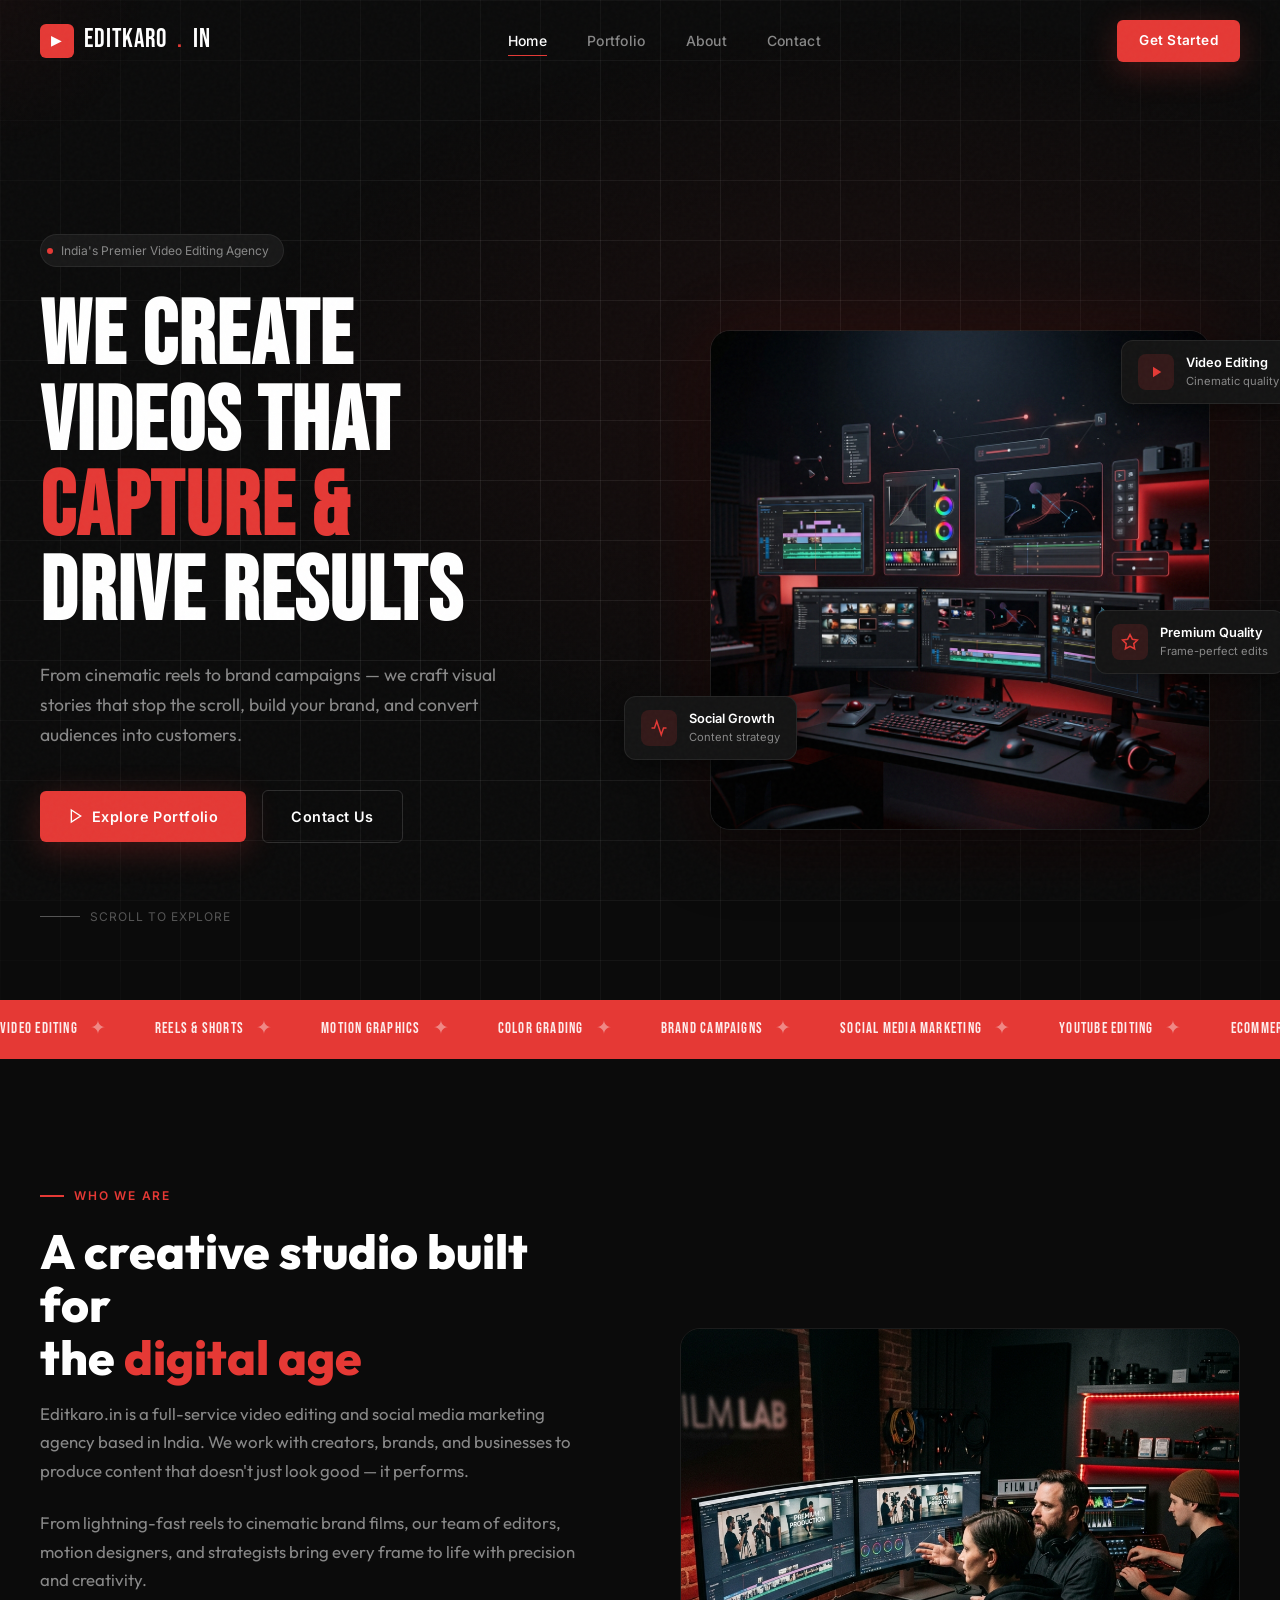
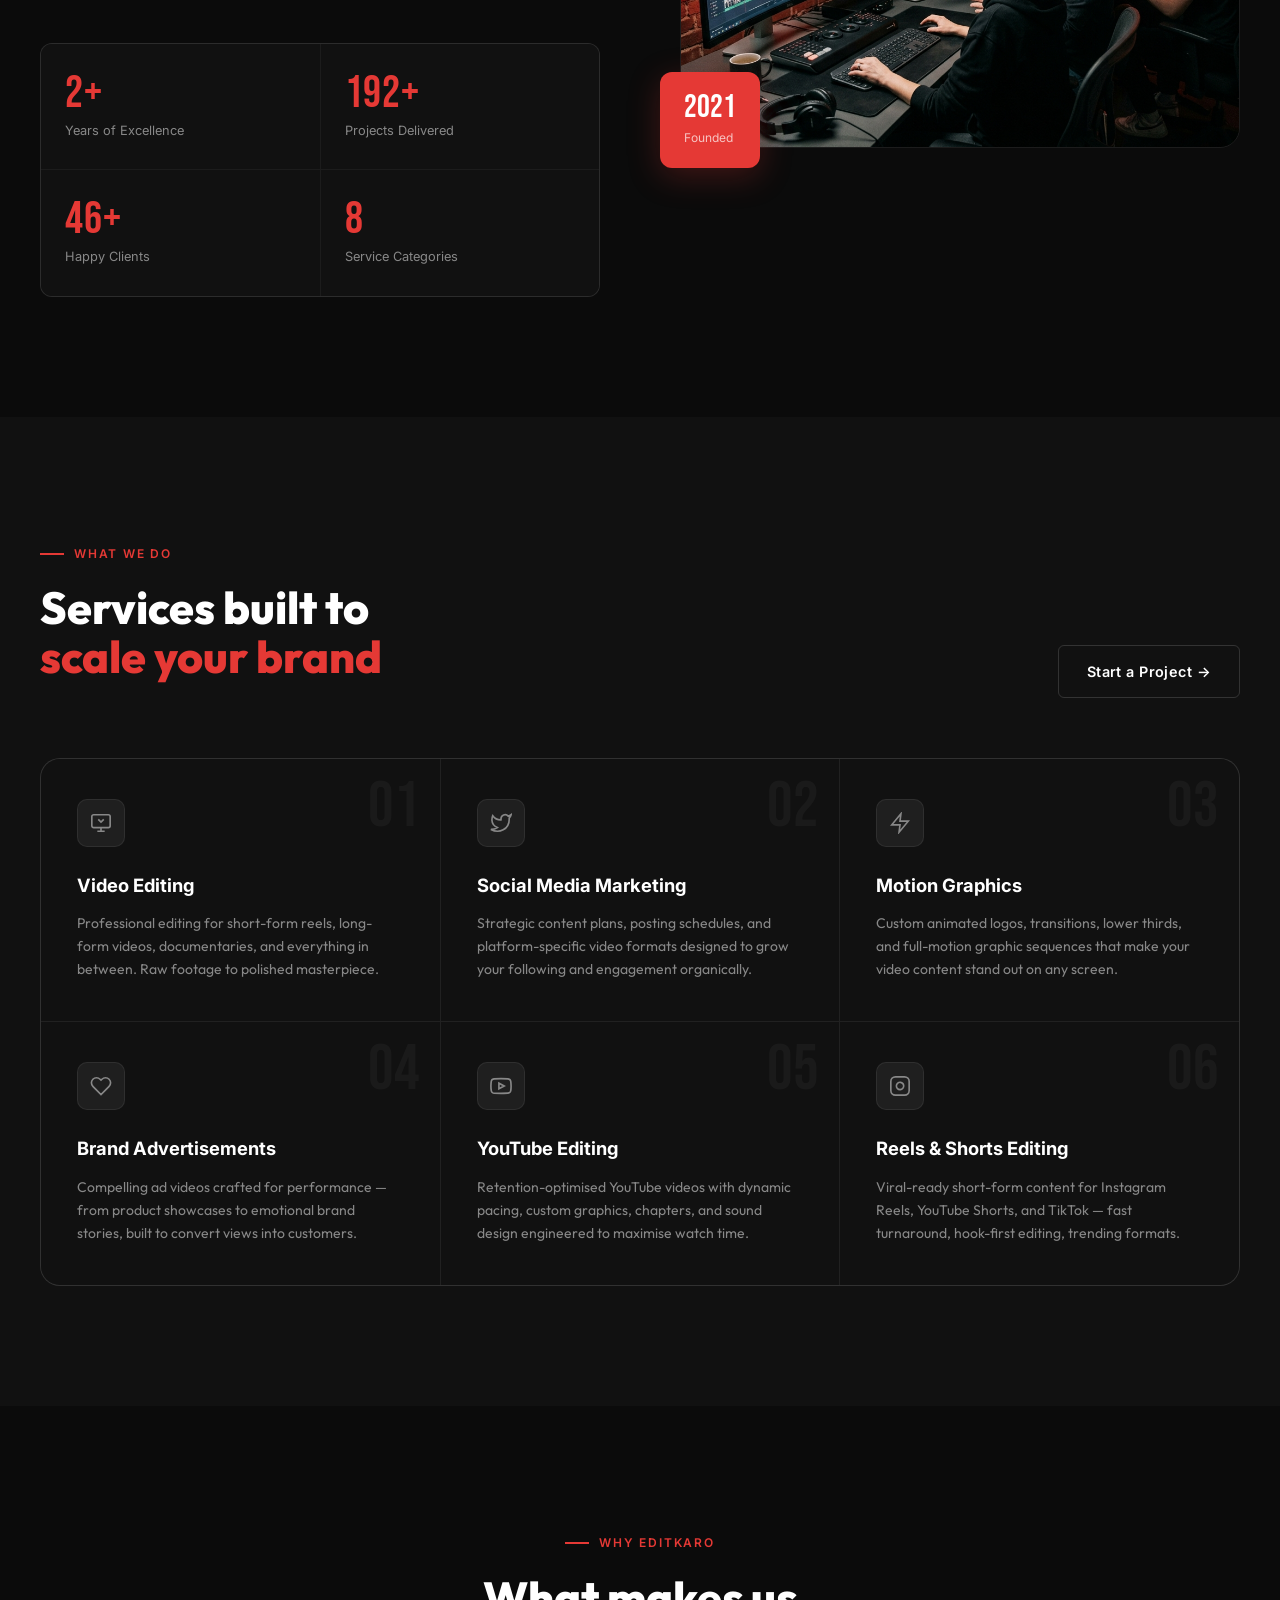
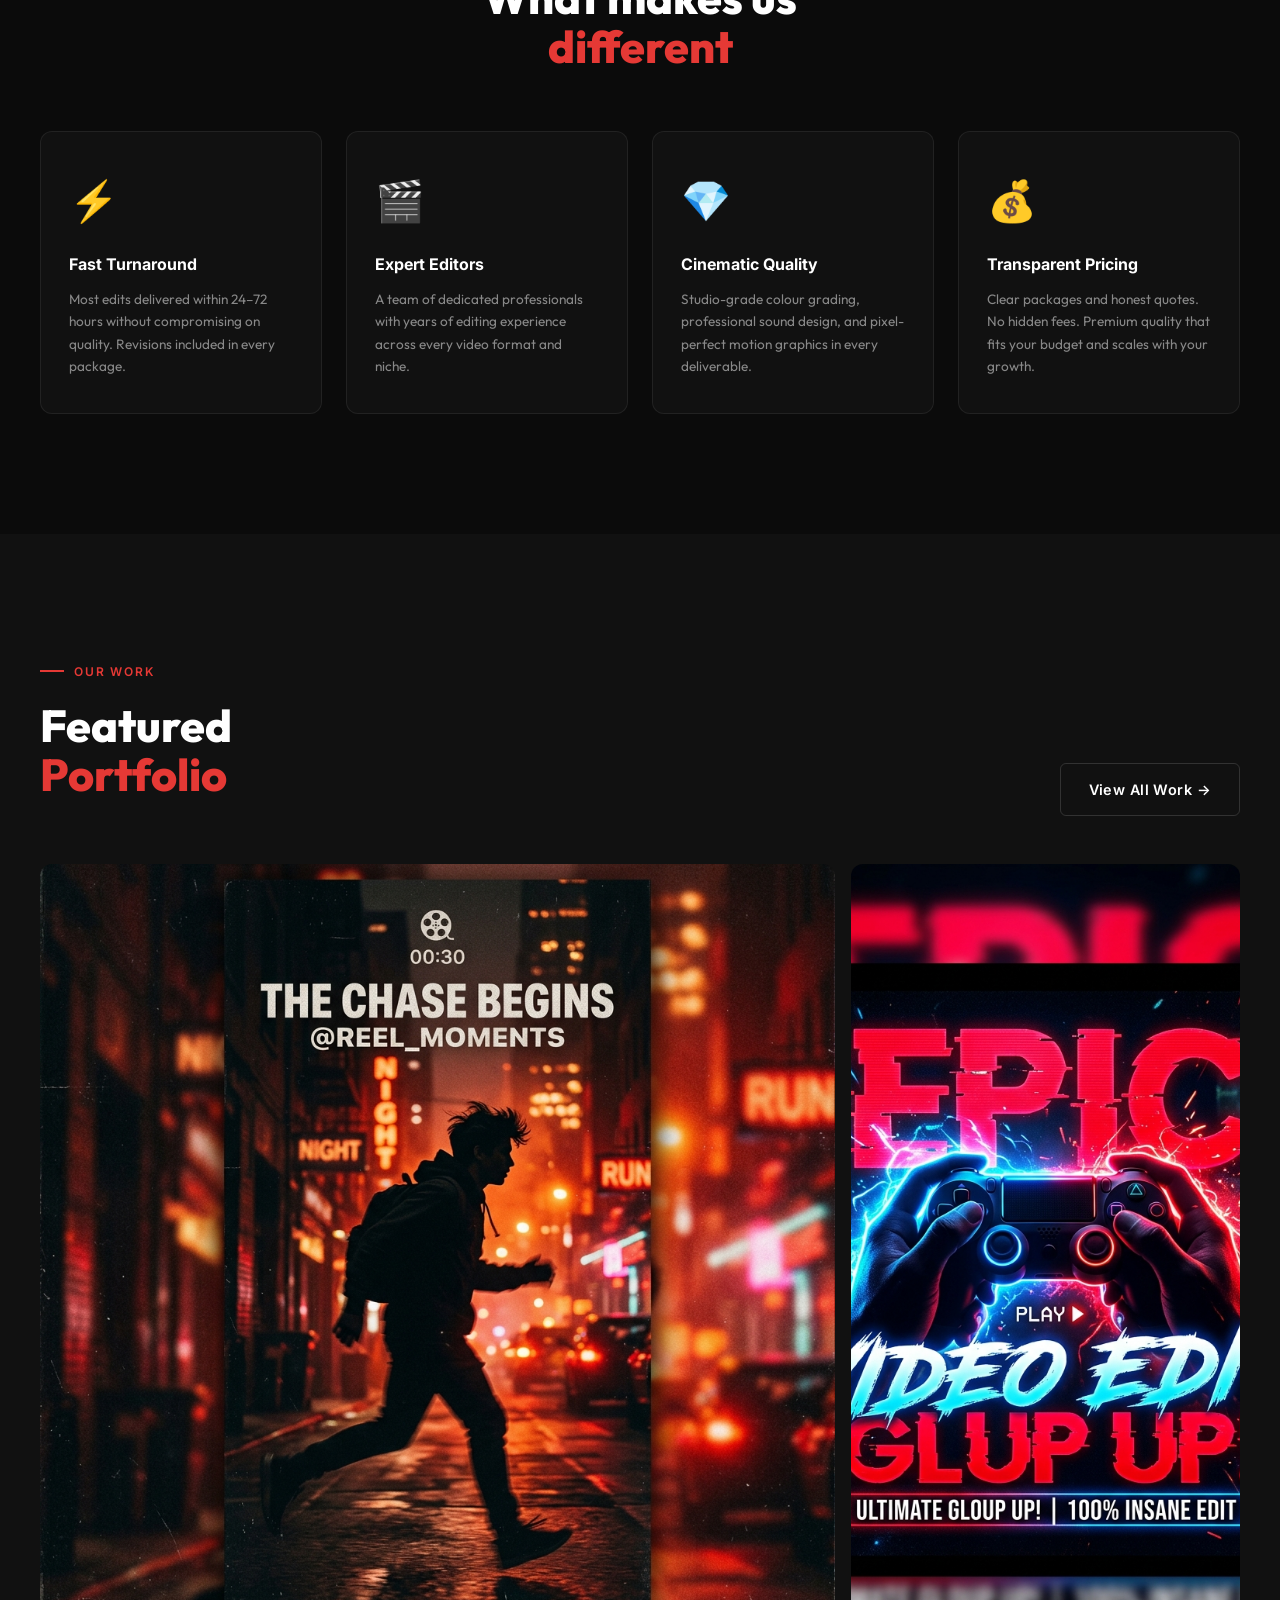
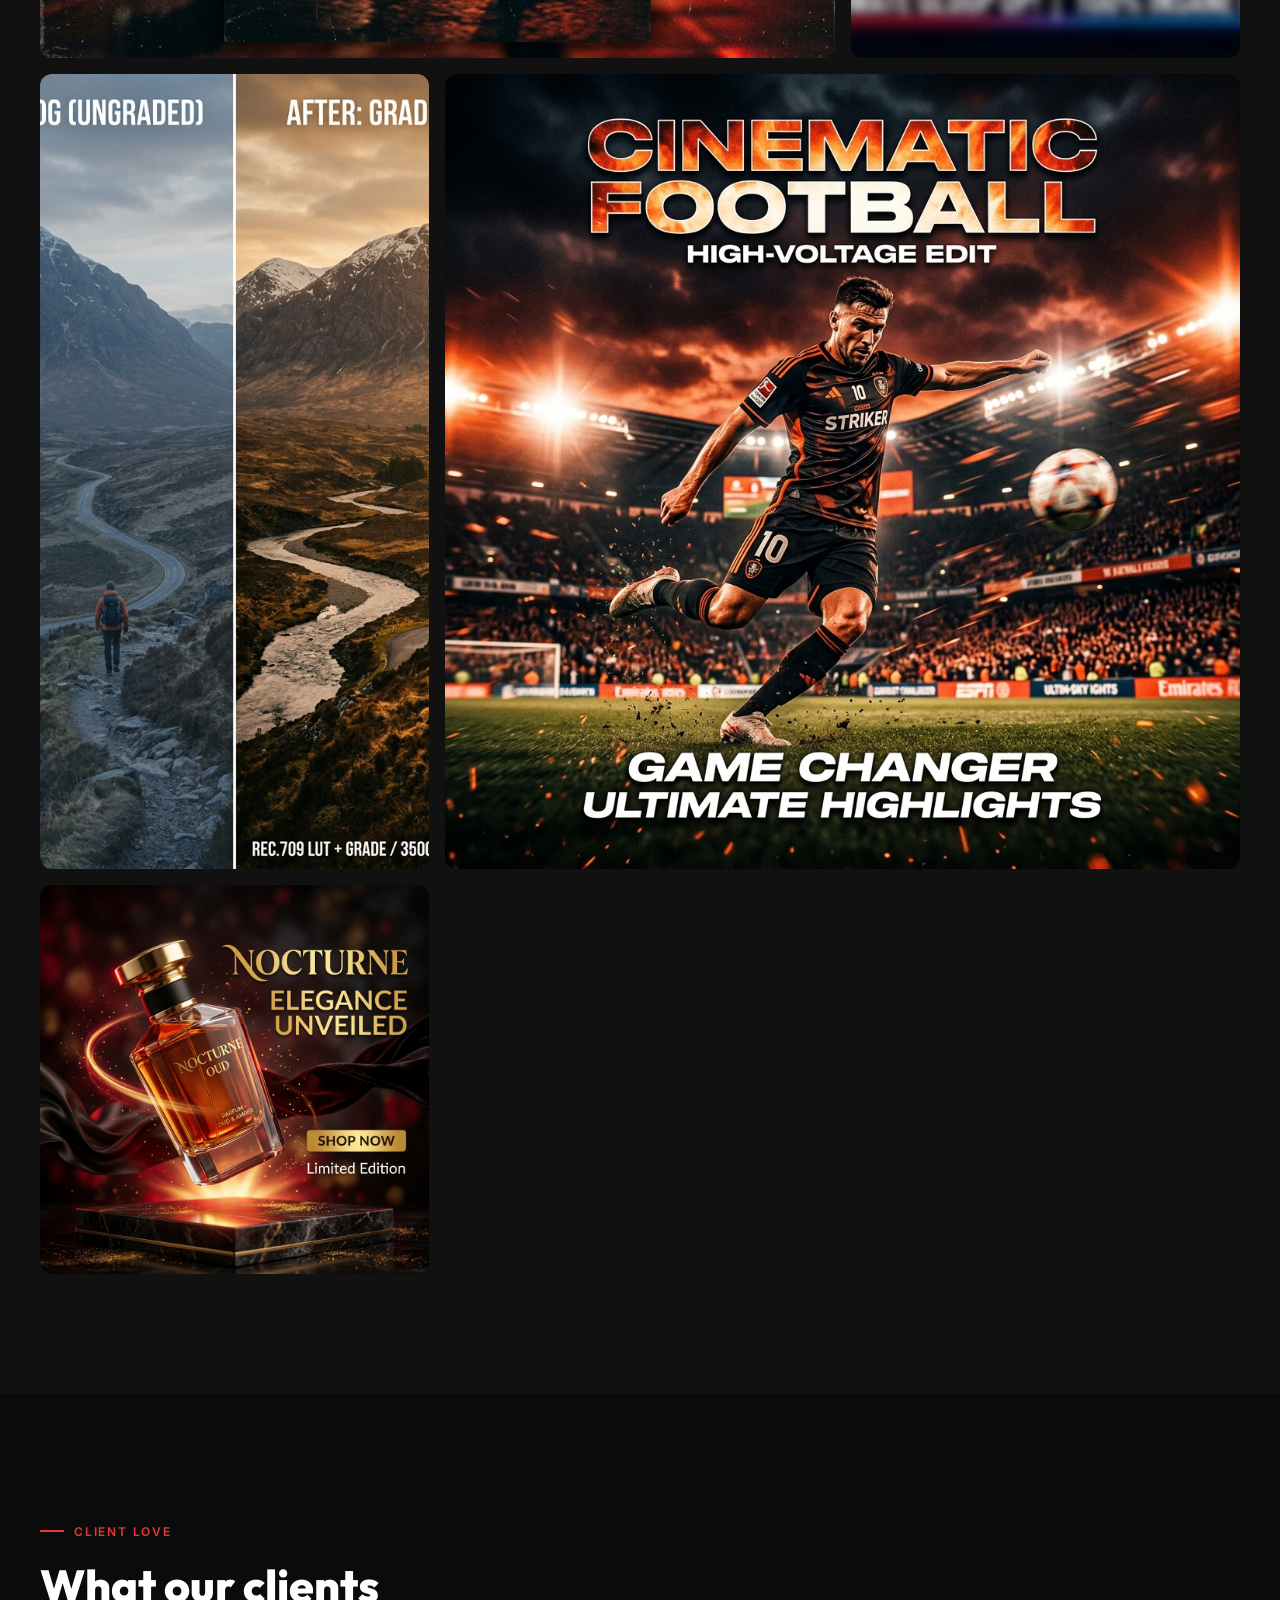
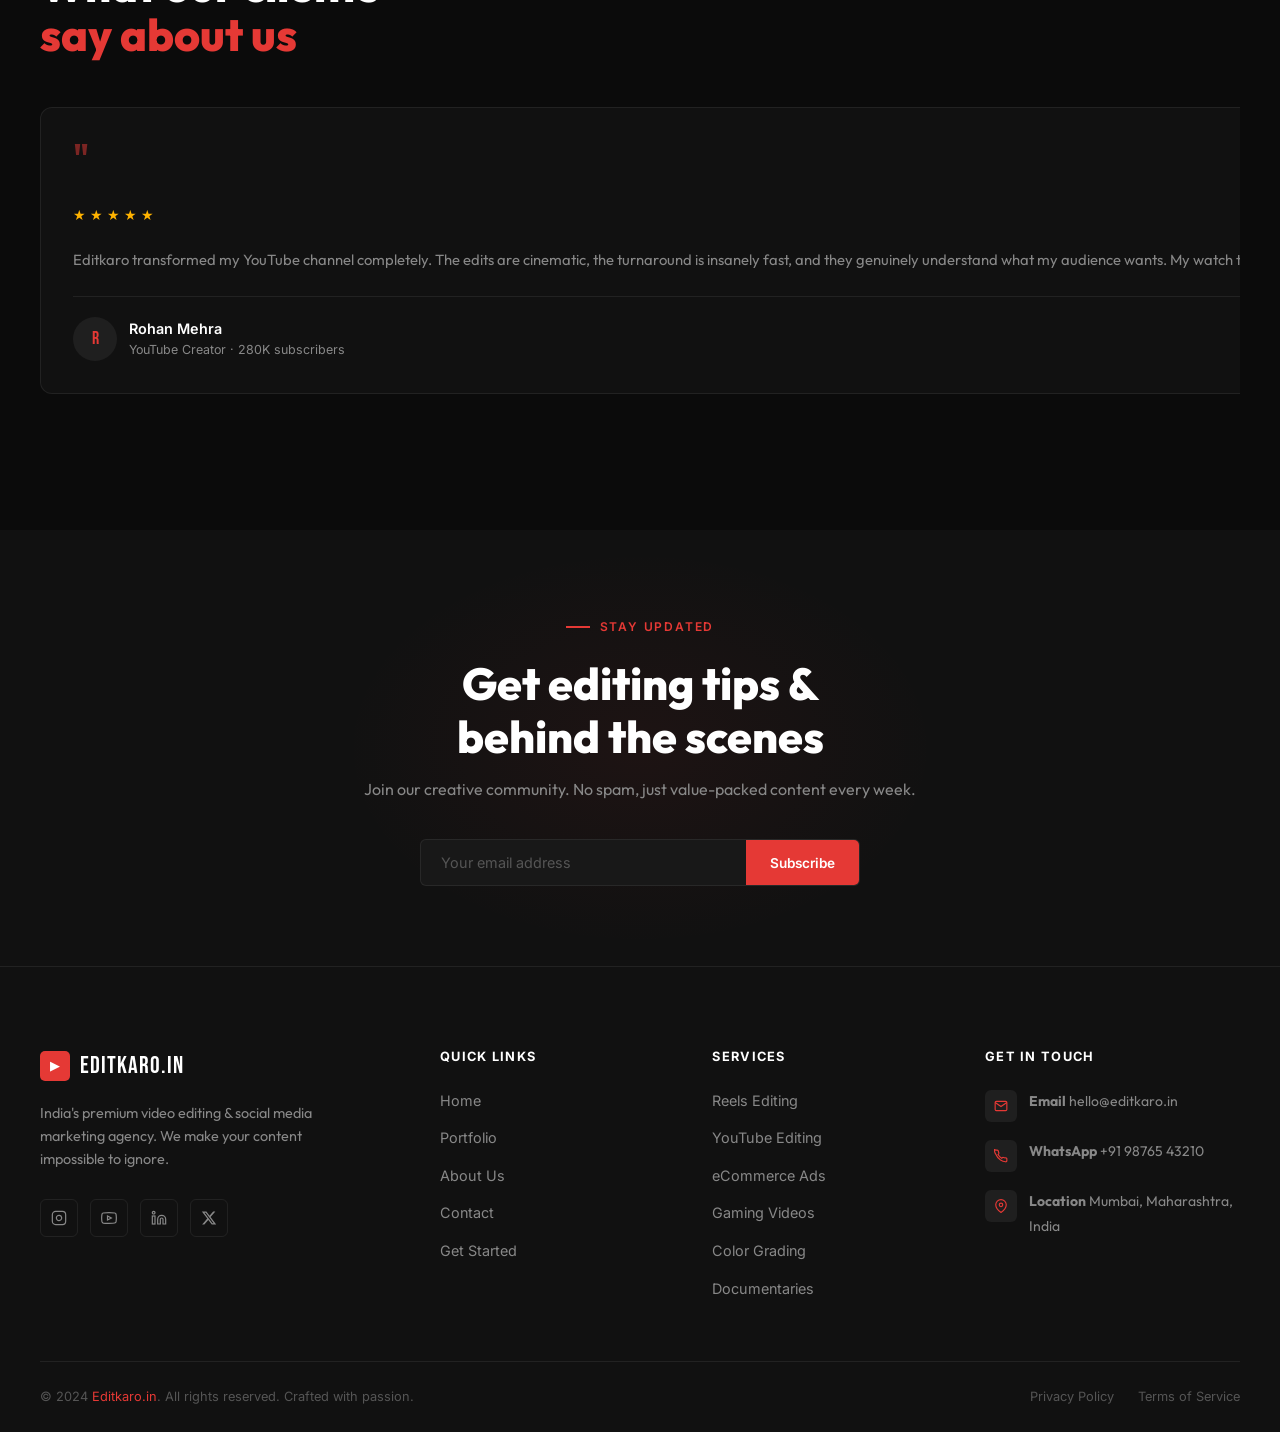
<file: index.html>
<!DOCTYPE html>
<html lang="en">

<head>
  <meta charset="UTF-8">
  <meta name="viewport" content="width=device-width, initial-scale=1.0">
  <title>Editkaro.in — Video Editing &amp; Social Media Marketing Agency India</title>
  <meta name="description"
    content="Editkaro.in is India's premier video editing and social media marketing agency. We craft cinematic reels, brand ads, YouTube videos, and motion graphics that capture attention and drive real results.">
  <meta name="keywords"
    content="video editing India, social media marketing, reels editing, motion graphics, YouTube editing, brand ads, ecommerce video ads, color grading India">
  <meta name="robots" content="index, follow">
  <meta name="theme-color" content="#E53935">
  <meta name="author" content="Editkaro.in">

  <!-- Open Graph -->
  <meta property="og:title" content="Editkaro.in — Video Editing &amp; Social Media Marketing Agency">
  <meta property="og:description"
    content="India's premier video editing agency. Cinematic reels, brand ads, YouTube videos and motion graphics that capture attention and drive results.">
  <meta property="og:type" content="website">
  <meta property="og:url" content="https://editkaro.in">
  <meta property="og:site_name" content="Editkaro.in">
  <meta property="og:image" content="https://editkaro.in/assets/images/hero_editing_preview_1784733836723.png">
  <meta property="og:image:width" content="1200">
  <meta property="og:image:height" content="630">
  <meta property="og:locale" content="en_IN">

  <!-- Twitter Card -->
  <meta name="twitter:card" content="summary_large_image">
  <meta name="twitter:title" content="Editkaro.in — Video Editing Agency">
  <meta name="twitter:description" content="We create videos that capture attention and drive results.">
  <meta name="twitter:image" content="https://editkaro.in/assets/images/hero_editing_preview_1784733836723.png">

  <link rel="canonical" href="https://editkaro.in">

  <!-- JSON-LD Structured Data -->
  <script type="application/ld+json">
  {
    "@context": "https://schema.org",
    "@type": "ProfessionalService",
    "name": "Editkaro.in",
    "url": "https://editkaro.in",
    "logo": "https://editkaro.in/assets/images/hero_editing_preview_1784733836723.png",
    "description": "India's premier video editing and social media marketing agency.",
    "address": {
      "@type": "PostalAddress",
      "addressLocality": "Mumbai",
      "addressRegion": "Maharashtra",
      "addressCountry": "IN"
    },
    "email": "hello@editkaro.in",
    "telephone": "+91-98765-43210",
    "areaServed": "IN",
    "serviceType": ["Video Editing", "Social Media Marketing", "Motion Graphics", "Color Grading"],
    "sameAs": []
  }
  </script>

  <!-- Preconnect -->
  <link rel="preconnect" href="https://fonts.googleapis.com">
  <link rel="preconnect" href="https://fonts.gstatic.com" crossorigin>

  <!-- CSS -->
  <link rel="stylesheet" href="css/global.css">
  <link rel="stylesheet" href="css/navbar.css">
  <link rel="stylesheet" href="css/footer.css">
  <link rel="stylesheet" href="css/home.css">

  <!-- Favicon -->
  <link rel="icon"
    href="data:image/svg+xml,<svg xmlns='http://www.w3.org/2000/svg' viewBox='0 0 32 32'><rect width='32' height='32' rx='6' fill='%23E53935'/><text x='50%25' y='54%25' dominant-baseline='middle' text-anchor='middle' font-family='sans-serif' font-weight='900' font-size='18' fill='white'>EK</text></svg>">
</head>

<body>

  <!-- Noise overlay -->
  <div class="noise-overlay" aria-hidden="true"></div>
  <!-- Cursor glow -->
  <div class="cursor-glow" aria-hidden="true"></div>

  <!-- ═══════════════════════════════════════════════════
     NAVBAR
═══════════════════════════════════════════════════ -->
  <header class="navbar" role="banner">
    <div class="navbar__inner">
      <a href="index.html" class="navbar__logo" aria-label="Editkaro.in Home">
        <span class="navbar__logo-mark" aria-hidden="true">▶</span>
        Editkaro<span class="dot">.</span>in
      </a>

      <nav class="navbar__nav" aria-label="Primary navigation">
        <a href="index.html" class="navbar__link">Home</a>
        <a href="portfolio.html" class="navbar__link">Portfolio</a>
        <a href="about.html" class="navbar__link">About</a>
        <a href="contact.html" class="navbar__link">Contact</a>
      </nav>

      <div class="navbar__actions">
        <a href="contact.html" class="btn btn-primary navbar__cta">Get Started</a>
      </div>

      <button class="navbar__hamburger" id="hamburger" aria-label="Toggle menu" aria-expanded="false">
        <span></span><span></span><span></span>
      </button>
    </div>
  </header>

  <!-- Mobile Menu -->
  <div class="navbar__mobile" id="mobileMenu" role="dialog" aria-modal="true" aria-label="Navigation menu">
    <a href="index.html" class="navbar__mobile-link">Home</a>
    <a href="portfolio.html" class="navbar__mobile-link">Portfolio</a>
    <a href="about.html" class="navbar__mobile-link">About</a>
    <a href="contact.html" class="navbar__mobile-link">Contact</a>
    <div class="navbar__mobile-bottom">
      <span style="font-family:var(--font-display);font-size:1.2rem;color:var(--text-muted);">Editkaro.in</span>
      <div class="navbar__mobile-social">
        <a href="#" target="_blank" rel="noopener">Instagram</a>
        <a href="#" target="_blank" rel="noopener">YouTube</a>
      </div>
    </div>
  </div>

  <!-- ═══════════════════════════════════════════════════
     HERO
═══════════════════════════════════════════════════ -->
  <main id="main-content">
    <section class="hero" aria-label="Hero section">
      <div class="hero__bg" aria-hidden="true">
        <div class="hero__bg-gradient"></div>
        <div class="hero__bg-grid"></div>
      </div>

      <div class="container hero__content">
        <!-- Left -->
        <div class="hero__left">
          <div class="hero__eyebrow">
            <span class="hero__eyebrow-dot"></span>
            India's Premier Video Editing Agency
          </div>

          <h1 class="hero__title">
            We Create<br>
            Videos That<br>
            <em>Capture &</em><br>
            Drive Results
          </h1>

          <p class="hero__desc">
            From cinematic reels to brand campaigns — we craft visual stories that stop the scroll,
            build your brand, and convert audiences into customers.
          </p>

          <div class="hero__actions">
            <a href="portfolio.html" class="btn btn-primary" id="heroExploreBtn">
              <svg viewBox="0 0 24 24" fill="none" stroke="currentColor" stroke-width="2">
                <path d="M5 3l14 9-14 9V3z" />
              </svg>
              Explore Portfolio
            </a>
            <a href="contact.html" class="btn btn-outline" id="heroContactBtn">Contact Us</a>
          </div>

          <div class="hero__scroll" aria-hidden="true">
            <span class="hero__scroll-line"></span>
            Scroll to explore
          </div>
        </div>

        <!-- Right: Visual -->
        <div class="hero__right" aria-hidden="true">
          <div class="hero__visual-main">
            <img src="assets/images/hero_editing_preview_1784733836723.png" alt="Video editing preview" width="500"
              height="420" loading="eager">
          </div>

          <!-- Floating cards -->
          <div class="hero__float-card hero__float-card--1">
            <div class="hero__float-icon">
              <svg viewBox="0 0 24 24" fill="currentColor">
                <path d="M8 5v14l11-7z" />
              </svg>
            </div>
            <div>
              <div class="hero__float-label">Video Editing</div>
              <div class="hero__float-sub">Cinematic quality</div>
            </div>
          </div>

          <div class="hero__float-card hero__float-card--2">
            <div class="hero__float-icon">
              <svg viewBox="0 0 24 24" fill="none" stroke="currentColor" stroke-width="2">
                <path d="M22 12h-4l-3 9L9 3l-3 9H2" />
              </svg>
            </div>
            <div>
              <div class="hero__float-label">Social Growth</div>
              <div class="hero__float-sub">Content strategy</div>
            </div>
          </div>

          <div class="hero__float-card hero__float-card--3">
            <div class="hero__float-icon">
              <svg viewBox="0 0 24 24" fill="none" stroke="currentColor" stroke-width="2">
                <polygon
                  points="12 2 15.09 8.26 22 9.27 17 14.14 18.18 21.02 12 17.77 5.82 21.02 7 14.14 2 9.27 8.91 8.26 12 2" />
              </svg>
            </div>
            <div>
              <div class="hero__float-label">Premium Quality</div>
              <div class="hero__float-sub">Frame-perfect edits</div>
            </div>
          </div>
        </div>
      </div>
    </section>

    <!-- ═══════════════════════════════════════════════════
     MARQUEE BAND
═══════════════════════════════════════════════════ -->
    <div class="marquee-band" aria-hidden="true">
      <div class="marquee-track">
        <!-- First set -->
        <span class="marquee-item">Video Editing <span class="marquee-sep">✦</span></span>
        <span class="marquee-item">Reels &amp; Shorts <span class="marquee-sep">✦</span></span>
        <span class="marquee-item">Motion Graphics <span class="marquee-sep">✦</span></span>
        <span class="marquee-item">Color Grading <span class="marquee-sep">✦</span></span>
        <span class="marquee-item">Brand Campaigns <span class="marquee-sep">✦</span></span>
        <span class="marquee-item">Social Media Marketing <span class="marquee-sep">✦</span></span>
        <span class="marquee-item">YouTube Editing <span class="marquee-sep">✦</span></span>
        <span class="marquee-item">eCommerce Ads <span class="marquee-sep">✦</span></span>
        <!-- Duplicate for seamless loop -->
        <span class="marquee-item">Video Editing <span class="marquee-sep">✦</span></span>
        <span class="marquee-item">Reels &amp; Shorts <span class="marquee-sep">✦</span></span>
        <span class="marquee-item">Motion Graphics <span class="marquee-sep">✦</span></span>
        <span class="marquee-item">Color Grading <span class="marquee-sep">✦</span></span>
        <span class="marquee-item">Brand Campaigns <span class="marquee-sep">✦</span></span>
        <span class="marquee-item">Social Media Marketing <span class="marquee-sep">✦</span></span>
        <span class="marquee-item">YouTube Editing <span class="marquee-sep">✦</span></span>
        <span class="marquee-item">eCommerce Ads <span class="marquee-sep">✦</span></span>
      </div>
    </div>

    <!-- ═══════════════════════════════════════════════════
     COMPANY INTRO
═══════════════════════════════════════════════════ -->
    <section class="intro section" aria-label="About the agency">
      <div class="container">
        <div class="intro__grid">
          <!-- Left: Text -->
          <div class="reveal-left">
            <span class="section-label">Who We Are</span>
            <h2 class="section-title" style="font-size:clamp(2rem,4vw,3rem);">
              A creative studio built for<br>the <span class="text-accent">digital age</span>
            </h2>
            <p class="section-subtitle" style="margin-bottom:24px;">
              Editkaro.in is a full-service video editing and social media marketing agency based in India.
              We work with creators, brands, and businesses to produce content that doesn't just look good —
              it performs.
            </p>
            <p class="section-subtitle">
              From lightning-fast reels to cinematic brand films, our team of editors, motion designers,
              and strategists bring every frame to life with precision and creativity.
            </p>

            <div class="intro__stats reveal" style="transition-delay:0.2s;">
              <div class="intro__stat">
                <div class="intro__stat-num"><span data-counter="3" data-suffix="+">0+</span></div>
                <div class="intro__stat-label">Years of Excellence</div>
              </div>
              <div class="intro__stat">
                <div class="intro__stat-num"><span data-counter="200" data-suffix="+">0+</span></div>
                <div class="intro__stat-label">Projects Delivered</div>
              </div>
              <div class="intro__stat">
                <div class="intro__stat-num"><span data-counter="50" data-suffix="+">0+</span></div>
                <div class="intro__stat-label">Happy Clients</div>
              </div>
              <div class="intro__stat">
                <div class="intro__stat-num"><span data-counter="9" data-suffix="">0</span></div>
                <div class="intro__stat-label">Service Categories</div>
              </div>
            </div>
          </div>

          <!-- Right: Visual -->
          <div class="intro__visual reveal-right">
            <div class="intro__img">
              <img src="assets/images/about_team_studio_1784733849557.png" alt="Editkaro.in studio team at work"
                width="600" height="450" loading="lazy">
            </div>
            <div class="intro__badge">
              <div class="intro__badge-text">2021</div>
              <div class="intro__badge-sub">Founded</div>
            </div>
          </div>
        </div>
      </div>
    </section>

    <!-- ═══════════════════════════════════════════════════
     SERVICES
═══════════════════════════════════════════════════ -->
    <section class="services" aria-label="Our services">
      <div class="container">
        <div class="services__header">
          <div class="reveal-left">
            <span class="section-label">What We Do</span>
            <h2 class="section-title">Services built to<br><span class="text-accent">scale your brand</span></h2>
          </div>
          <div class="reveal-right">
            <a href="contact.html" class="btn btn-outline">Start a Project →</a>
          </div>
        </div>

        <div class="services__grid">
          <!-- Service 1 -->
          <article class="service-card reveal" style="transition-delay:0.05s;">
            <div class="service-card__number" aria-hidden="true">01</div>
            <div class="service-card__icon" aria-hidden="true">
              <svg viewBox="0 0 24 24" fill="none" stroke="currentColor" stroke-width="1.8">
                <rect x="2" y="3" width="20" height="14" rx="2" />
                <path d="M8 21h8M12 17v4" />
                <path d="M9 8l3 3 3-3" />
              </svg>
            </div>
            <h3 class="service-card__title">Video Editing</h3>
            <p class="service-card__desc">Professional editing for short-form reels, long-form videos, documentaries,
              and everything in between. Raw footage to polished masterpiece.</p>
          </article>

          <!-- Service 2 -->
          <article class="service-card reveal" style="transition-delay:0.1s;">
            <div class="service-card__number" aria-hidden="true">02</div>
            <div class="service-card__icon" aria-hidden="true">
              <svg viewBox="0 0 24 24" fill="none" stroke="currentColor" stroke-width="1.8">
                <path
                  d="M23 3a10.9 10.9 0 01-3.14 1.53 4.48 4.48 0 00-7.86 3v1A10.66 10.66 0 013 4s-4 9 5 13a11.64 11.64 0 01-7 2c9 5 20 0 20-11.5a4.5 4.5 0 00-.08-.83A7.72 7.72 0 0023 3z" />
              </svg>
            </div>
            <h3 class="service-card__title">Social Media Marketing</h3>
            <p class="service-card__desc">Strategic content plans, posting schedules, and platform-specific video
              formats designed to grow your following and engagement organically.</p>
          </article>

          <!-- Service 3 -->
          <article class="service-card reveal" style="transition-delay:0.15s;">
            <div class="service-card__number" aria-hidden="true">03</div>
            <div class="service-card__icon" aria-hidden="true">
              <svg viewBox="0 0 24 24" fill="none" stroke="currentColor" stroke-width="1.8">
                <polygon points="13 2 3 14 12 14 11 22 21 10 12 10 13 2" />
              </svg>
            </div>
            <h3 class="service-card__title">Motion Graphics</h3>
            <p class="service-card__desc">Custom animated logos, transitions, lower thirds, and full-motion graphic
              sequences that make your video content stand out on any screen.</p>
          </article>

          <!-- Service 4 -->
          <article class="service-card reveal" style="transition-delay:0.2s;">
            <div class="service-card__number" aria-hidden="true">04</div>
            <div class="service-card__icon" aria-hidden="true">
              <svg viewBox="0 0 24 24" fill="none" stroke="currentColor" stroke-width="1.8">
                <path
                  d="M20.84 4.61a5.5 5.5 0 00-7.78 0L12 5.67l-1.06-1.06a5.5 5.5 0 00-7.78 7.78l1.06 1.06L12 21.23l7.78-7.78 1.06-1.06a5.5 5.5 0 000-7.78z" />
              </svg>
            </div>
            <h3 class="service-card__title">Brand Advertisements</h3>
            <p class="service-card__desc">Compelling ad videos crafted for performance — from product showcases to
              emotional brand stories, built to convert views into customers.</p>
          </article>

          <!-- Service 5 -->
          <article class="service-card reveal" style="transition-delay:0.25s;">
            <div class="service-card__number" aria-hidden="true">05</div>
            <div class="service-card__icon" aria-hidden="true">
              <svg viewBox="0 0 24 24" fill="none" stroke="currentColor" stroke-width="1.8">
                <path
                  d="M22.54 6.42a2.78 2.78 0 00-1.95-1.96C18.88 4 12 4 12 4s-6.88 0-8.59.46a2.78 2.78 0 00-1.95 1.96A29 29 0 001 12a29 29 0 00.46 5.58A2.78 2.78 0 003.41 19.6C5.12 20 12 20 12 20s6.88 0 8.59-.46a2.78 2.78 0 001.95-1.95A29 29 0 0023 12a29 29 0 00-.46-5.58z" />
                <polygon points="9.75 15.02 15.5 12 9.75 8.98 9.75 15.02" />
              </svg>
            </div>
            <h3 class="service-card__title">YouTube Editing</h3>
            <p class="service-card__desc">Retention-optimised YouTube videos with dynamic pacing, custom graphics,
              chapters, and sound design engineered to maximise watch time.</p>
          </article>

          <!-- Service 6 -->
          <article class="service-card reveal" style="transition-delay:0.3s;">
            <div class="service-card__number" aria-hidden="true">06</div>
            <div class="service-card__icon" aria-hidden="true">
              <svg viewBox="0 0 24 24" fill="none" stroke="currentColor" stroke-width="1.8">
                <rect x="2" y="2" width="20" height="20" rx="5" ry="5" />
                <path d="M16 11.37A4 4 0 1112.63 8 4 4 0 0116 11.37z" />
                <line x1="17.5" y1="6.5" x2="17.51" y2="6.5" />
              </svg>
            </div>
            <h3 class="service-card__title">Reels &amp; Shorts Editing</h3>
            <p class="service-card__desc">Viral-ready short-form content for Instagram Reels, YouTube Shorts, and TikTok
              — fast turnaround, hook-first editing, trending formats.</p>
          </article>
        </div>
      </div>
    </section>

    <!-- ═══════════════════════════════════════════════════
     WHY CHOOSE US
═══════════════════════════════════════════════════ -->
    <section class="why section" aria-label="Why choose Editkaro">
      <div class="container">
        <div class="reveal" style="text-align:center;max-width:560px;margin:0 auto;">
          <span class="section-label">Why Editkaro</span>
          <h2 class="section-title">What makes us<br><span class="text-accent">different</span></h2>
        </div>

        <div class="why__grid">
          <div class="why-card reveal delay-1">
            <span class="why-card__icon" aria-hidden="true">⚡</span>
            <h3 class="why-card__title">Fast Turnaround</h3>
            <p class="why-card__desc">Most edits delivered within 24–72 hours without compromising on quality. Revisions
              included in every package.</p>
          </div>

          <div class="why-card reveal delay-2">
            <span class="why-card__icon" aria-hidden="true">🎬</span>
            <h3 class="why-card__title">Expert Editors</h3>
            <p class="why-card__desc">A team of dedicated professionals with years of editing experience across every
              video format and niche.</p>
          </div>

          <div class="why-card reveal delay-3">
            <span class="why-card__icon" aria-hidden="true">💎</span>
            <h3 class="why-card__title">Cinematic Quality</h3>
            <p class="why-card__desc">Studio-grade colour grading, professional sound design, and pixel-perfect motion
              graphics in every deliverable.</p>
          </div>

          <div class="why-card reveal delay-4">
            <span class="why-card__icon" aria-hidden="true">💰</span>
            <h3 class="why-card__title">Transparent Pricing</h3>
            <p class="why-card__desc">Clear packages and honest quotes. No hidden fees. Premium quality that fits your
              budget and scales with your growth.</p>
          </div>
        </div>
      </div>
    </section>

    <!-- ═══════════════════════════════════════════════════
     FEATURED PORTFOLIO
═══════════════════════════════════════════════════ -->
    <section class="feat-portfolio" aria-label="Featured portfolio work">
      <div class="container">
        <div class="feat-portfolio__header reveal">
          <div>
            <span class="section-label">Our Work</span>
            <h2 class="section-title">Featured<br><span class="text-accent">Portfolio</span></h2>
          </div>
          <a href="portfolio.html" class="btn btn-outline">View All Work →</a>
        </div>

        <div class="feat-portfolio__grid">
          <!-- Large card 1 -->
          <div class="port-card reveal delay-1" role="button" tabindex="0" aria-label="View short form video project">
            <img class="port-card__img" src="assets/images/portfolio_shortform_1784733870986.png"
              alt="Short form brand reel" loading="lazy">
            <div class="port-card__overlay">
              <div class="port-card__play" aria-hidden="true">
                <svg viewBox="0 0 24 24" fill="currentColor">
                  <path d="M8 5v14l11-7z" />
                </svg>
              </div>
              <span class="port-card__cat">Short Form Video</span>
              <div class="port-card__title">Brand Reel — Fashion Drop</div>
            </div>
          </div>

          <!-- Card 2 -->
          <div class="port-card reveal delay-2" role="button" tabindex="0" aria-label="View gaming video project">
            <img class="port-card__img" src="assets/images/portfolio_gaming_1784733883250.png" alt="Gaming montage"
              loading="lazy">
            <div class="port-card__overlay">
              <div class="port-card__play" aria-hidden="true">
                <svg viewBox="0 0 24 24" fill="currentColor">
                  <path d="M8 5v14l11-7z" />
                </svg>
              </div>
              <span class="port-card__cat">Gaming Video</span>
              <div class="port-card__title">Pro Montage — Valorant</div>
            </div>
          </div>

          <!-- Card 3 -->
          <div class="port-card reveal delay-3" role="button" tabindex="0" aria-label="View color grading project">
            <img class="port-card__img" src="assets/images/portfolio_colorgrade_1784733894933.png"
              alt="Color grading project" loading="lazy">
            <div class="port-card__overlay">
              <div class="port-card__play" aria-hidden="true">
                <svg viewBox="0 0 24 24" fill="currentColor">
                  <path d="M8 5v14l11-7z" />
                </svg>
              </div>
              <span class="port-card__cat">Color Grading</span>
              <div class="port-card__title">Cinematic Color Grade</div>
            </div>
          </div>

          <!-- Large card 4 -->
          <div class="port-card reveal delay-4" role="button" tabindex="0" aria-label="View football edit project">
            <img class="port-card__img" src="assets/images/portfolio_football_1784733924182.png" alt="Football edit"
              loading="lazy">
            <div class="port-card__overlay">
              <div class="port-card__play" aria-hidden="true">
                <svg viewBox="0 0 24 24" fill="currentColor">
                  <path d="M8 5v14l11-7z" />
                </svg>
              </div>
              <span class="port-card__cat">Football Edit</span>
              <div class="port-card__title">Champions League — Cinematic Edit</div>
            </div>
          </div>

          <!-- Card 5 -->
          <div class="port-card reveal delay-5" role="button" tabindex="0" aria-label="View ecommerce ad project">
            <img class="port-card__img" src="assets/images/portfolio_ecommerce_1784733905947.png"
              alt="eCommerce advertisement" loading="lazy">
            <div class="port-card__overlay">
              <div class="port-card__play" aria-hidden="true">
                <svg viewBox="0 0 24 24" fill="currentColor">
                  <path d="M8 5v14l11-7z" />
                </svg>
              </div>
              <span class="port-card__cat">eCommerce Ad</span>
              <div class="port-card__title">Luxury Product Launch</div>
            </div>
          </div>
        </div>
      </div>
    </section>

    <!-- ═══════════════════════════════════════════════════
     TESTIMONIALS
═══════════════════════════════════════════════════ -->
    <section class="testimonials section" aria-label="Client testimonials">
      <div class="container">
        <div class="reveal">
          <span class="section-label">Client Love</span>
          <h2 class="section-title">What our clients<br><span class="text-accent">say about us</span></h2>
        </div>

        <div class="testimonials__track" role="list">
          <!-- Testimonial 1 -->
          <div class="testimonial-card reveal delay-1" role="listitem">
            <div class="testimonial-card__quote" aria-hidden="true">"</div>
            <div class="testimonial-card__stars" aria-label="5 out of 5 stars">
              <span class="testimonial-card__star">★</span>
              <span class="testimonial-card__star">★</span>
              <span class="testimonial-card__star">★</span>
              <span class="testimonial-card__star">★</span>
              <span class="testimonial-card__star">★</span>
            </div>
            <p class="testimonial-card__text">
              Editkaro transformed my YouTube channel completely. The edits are cinematic, the turnaround is insanely
              fast, and they genuinely understand what my audience wants. My watch time went up by 60% in two months.
            </p>
            <div class="testimonial-card__author">
              <div class="testimonial-card__avatar" aria-hidden="true">R</div>
              <div>
                <div class="testimonial-card__name">Rohan Mehra</div>
                <div class="testimonial-card__role">YouTube Creator · 280K subscribers</div>
              </div>
            </div>
          </div>

          <!-- Testimonial 2 -->
          <div class="testimonial-card reveal delay-2" role="listitem">
            <div class="testimonial-card__quote" aria-hidden="true">"</div>
            <div class="testimonial-card__stars" aria-label="5 out of 5 stars">
              <span class="testimonial-card__star">★</span>
              <span class="testimonial-card__star">★</span>
              <span class="testimonial-card__star">★</span>
              <span class="testimonial-card__star">★</span>
              <span class="testimonial-card__star">★</span>
            </div>
            <p class="testimonial-card__text">
              We hired Editkaro for our product launch campaign and the results were beyond expectations. The ad videos
              they created drove a 3x ROAS on our Meta campaigns. Professional, creative, and reliable.
            </p>
            <div class="testimonial-card__author">
              <div class="testimonial-card__avatar" aria-hidden="true">P</div>
              <div>
                <div class="testimonial-card__name">Priya Sharma</div>
                <div class="testimonial-card__role">Marketing Head · StyleCraft India</div>
              </div>
            </div>
          </div>

          <!-- Testimonial 3 -->
          <div class="testimonial-card reveal delay-3" role="listitem">
            <div class="testimonial-card__quote" aria-hidden="true">"</div>
            <div class="testimonial-card__stars" aria-label="5 out of 5 stars">
              <span class="testimonial-card__star">★</span>
              <span class="testimonial-card__star">★</span>
              <span class="testimonial-card__star">★</span>
              <span class="testimonial-card__star">★</span>
              <span class="testimonial-card__star">★</span>
            </div>
            <p class="testimonial-card__text">
              My Instagram grew from 5K to 40K in 4 months after working with Editkaro for my reels. They know exactly
              how to make content that the algorithm loves and the audience shares. Absolutely recommend them.
            </p>
            <div class="testimonial-card__author">
              <div class="testimonial-card__avatar" aria-hidden="true">A</div>
              <div>
                <div class="testimonial-card__name">Arjun Singh</div>
                <div class="testimonial-card__role">Fitness Creator · @arjunfitlife</div>
              </div>
            </div>
          </div>

          <!-- Testimonial 4 -->
          <div class="testimonial-card reveal delay-4" role="listitem">
            <div class="testimonial-card__quote" aria-hidden="true">"</div>
            <div class="testimonial-card__stars" aria-label="5 out of 5 stars">
              <span class="testimonial-card__star">★</span>
              <span class="testimonial-card__star">★</span>
              <span class="testimonial-card__star">★</span>
              <span class="testimonial-card__star">★</span>
              <span class="testimonial-card__star">★</span>
            </div>
            <p class="testimonial-card__text">
              The football edits Editkaro produced for our sports page are nothing short of cinematic. Every frame is
              intentional, the music sync is perfect, and engagement on our page doubled within weeks of posting.
            </p>
            <div class="testimonial-card__author">
              <div class="testimonial-card__avatar" aria-hidden="true">K</div>
              <div>
                <div class="testimonial-card__name">Kabir Hussain</div>
                <div class="testimonial-card__role">Founder · IndiaFootballTV</div>
              </div>
            </div>
          </div>
        </div>
      </div>
    </section>

    <!-- ═══════════════════════════════════════════════════
     EMAIL SUBSCRIPTION
═══════════════════════════════════════════════════ -->
    <section class="subscription" aria-label="Email subscription">
      <div class="container">
        <div class="subscription__inner reveal">
          <span class="section-label" style="justify-content:center;">Stay Updated</span>
          <h2 class="subscription__title">Get editing tips &amp;<br>behind the scenes</h2>
          <p class="subscription__sub">Join our creative community. No spam, just value-packed content every week.</p>

          <form class="subscription__form" id="subscriptionForm" aria-label="Email subscription form" novalidate>
            <label for="subEmail" class="sr-only">Your email address</label>
            <input type="email" id="subEmail" name="email" class="subscription__input" placeholder="Your email address"
              autocomplete="email" required aria-required="true" aria-describedby="subEmailError">
            <button type="submit" class="subscription__btn" id="subBtn">Subscribe</button>
          </form>
          <!-- Inline feedback messages -->
          <p id="subEmailError" class="sub-feedback sub-feedback--error" role="alert" aria-live="polite"
            style="display:none;"></p>
          <p id="subSuccess" class="sub-feedback sub-feedback--success" role="status" aria-live="polite"
            style="display:none;">🎉 You're subscribed! Watch your inbox for updates.</p>
          <p id="subNetError" class="sub-feedback sub-feedback--error" role="alert" aria-live="polite"
            style="display:none;">Something went wrong. Please try again.</p>
        </div>
      </div>
    </section>
  </main>

  <!-- ═══════════════════════════════════════════════════
     FOOTER
═══════════════════════════════════════════════════ -->
  <footer class="footer" role="contentinfo">
    <div class="container">
      <div class="footer__grid">
        <!-- Brand -->
        <div class="footer__brand">
          <a href="index.html" class="footer__logo" aria-label="Editkaro.in home">
            <span class="footer__logo-mark" aria-hidden="true">▶</span>
            Editkaro.in
          </a>
          <p class="footer__tagline">
            India's premium video editing &amp; social media marketing agency. We make your content impossible to
            ignore.
          </p>
          <div class="footer__social" aria-label="Social media links">
            <!-- Instagram -->
            <a href="#" class="footer__social-link" aria-label="Instagram" target="_blank" rel="noopener">
              <svg viewBox="0 0 24 24" fill="none" stroke="currentColor" stroke-width="1.8">
                <rect x="2" y="2" width="20" height="20" rx="5" />
                <path d="M16 11.37A4 4 0 1112.63 8 4 4 0 0116 11.37z" />
                <line x1="17.5" y1="6.5" x2="17.51" y2="6.5" />
              </svg>
            </a>
            <!-- YouTube -->
            <a href="#" class="footer__social-link" aria-label="YouTube" target="_blank" rel="noopener">
              <svg viewBox="0 0 24 24" fill="none" stroke="currentColor" stroke-width="1.8">
                <path
                  d="M22.54 6.42a2.78 2.78 0 00-1.95-1.96C18.88 4 12 4 12 4s-6.88 0-8.59.46a2.78 2.78 0 00-1.95 1.96A29 29 0 001 12a29 29 0 00.46 5.58A2.78 2.78 0 003.41 19.6C5.12 20 12 20 12 20s6.88 0 8.59-.46a2.78 2.78 0 001.95-1.95A29 29 0 0023 12a29 29 0 00-.46-5.58z" />
                <polygon points="9.75 15.02 15.5 12 9.75 8.98 9.75 15.02" />
              </svg>
            </a>
            <!-- LinkedIn -->
            <a href="#" class="footer__social-link" aria-label="LinkedIn" target="_blank" rel="noopener">
              <svg viewBox="0 0 24 24" fill="none" stroke="currentColor" stroke-width="1.8">
                <path d="M16 8a6 6 0 016 6v7h-4v-7a2 2 0 00-2-2 2 2 0 00-2 2v7h-4v-7a6 6 0 016-6z" />
                <rect x="2" y="9" width="4" height="12" />
                <circle cx="4" cy="4" r="2" />
              </svg>
            </a>
            <!-- Twitter / X -->
            <a href="#" class="footer__social-link" aria-label="Twitter" target="_blank" rel="noopener">
              <svg viewBox="0 0 24 24" fill="currentColor">
                <path
                  d="M18.244 2.25h3.308l-7.227 8.26 8.502 11.24H16.17l-5.214-6.817L4.99 21.75H1.68l7.73-8.835L1.254 2.25H8.08l4.713 6.231zm-1.161 17.52h1.833L7.084 4.126H5.117z" />
              </svg>
            </a>
          </div>
        </div>

        <!-- Quick Links -->
        <nav aria-label="Quick links">
          <div class="footer__col-title">Quick Links</div>
          <ul class="footer__links">
            <li><a href="index.html" class="footer__link">Home</a></li>
            <li><a href="portfolio.html" class="footer__link">Portfolio</a></li>
            <li><a href="about.html" class="footer__link">About Us</a></li>
            <li><a href="contact.html" class="footer__link">Contact</a></li>
            <li><a href="contact.html" class="footer__link">Get Started</a></li>
          </ul>
        </nav>

        <!-- Services -->
        <nav aria-label="Services">
          <div class="footer__col-title">Services</div>
          <ul class="footer__links">
            <li><a href="portfolio.html?filter=short-form" class="footer__link">Reels Editing</a></li>
            <li><a href="portfolio.html?filter=long-form" class="footer__link">YouTube Editing</a></li>
            <li><a href="portfolio.html?filter=ecommerce" class="footer__link">eCommerce Ads</a></li>
            <li><a href="portfolio.html?filter=gaming" class="footer__link">Gaming Videos</a></li>
            <li><a href="portfolio.html?filter=color-grading" class="footer__link">Color Grading</a></li>
            <li><a href="portfolio.html?filter=documentary" class="footer__link">Documentaries</a></li>
          </ul>
        </nav>

        <!-- Contact -->
        <div>
          <div class="footer__col-title">Get In Touch</div>
          <div class="footer__contact-item">
            <div class="footer__contact-icon" aria-hidden="true">
              <svg viewBox="0 0 24 24" fill="none" stroke="currentColor" stroke-width="2">
                <path d="M4 4h16c1.1 0 2 .9 2 2v12c0 1.1-.9 2-2 2H4c-1.1 0-2-.9-2-2V6c0-1.1.9-2 2-2z" />
                <polyline points="22,6 12,13 2,6" />
              </svg>
            </div>
            <div>
              <strong class="footer__contact-text">Email</strong>
              <span class="footer__contact-text">hello@editkaro.in</span>
            </div>
          </div>
          <div class="footer__contact-item">
            <div class="footer__contact-icon" aria-hidden="true">
              <svg viewBox="0 0 24 24" fill="none" stroke="currentColor" stroke-width="2">
                <path
                  d="M22 16.92v3a2 2 0 01-2.18 2 19.79 19.79 0 01-8.63-3.07A19.5 19.5 0 013.37 9.5a19.82 19.82 0 01-3.07-8.67A2 2 0 012.32 2H5.5a2 2 0 012 1.72c.127.96.361 1.903.7 2.81a2 2 0 01-.45 2.11L6.91 9.5a16 16 0 006.36 6.36l.85-.86a2 2 0 012.11-.45c.907.339 1.85.573 2.81.7A2 2 0 0122 16.92z" />
              </svg>
            </div>
            <div>
              <strong class="footer__contact-text">WhatsApp</strong>
              <span class="footer__contact-text">+91 98765 43210</span>
            </div>
          </div>
          <div class="footer__contact-item">
            <div class="footer__contact-icon" aria-hidden="true">
              <svg viewBox="0 0 24 24" fill="none" stroke="currentColor" stroke-width="2">
                <path d="M21 10c0 7-9 13-9 13s-9-6-9-13a9 9 0 0118 0z" />
                <circle cx="12" cy="10" r="3" />
              </svg>
            </div>
            <div>
              <strong class="footer__contact-text">Location</strong>
              <span class="footer__contact-text">Mumbai, Maharashtra, India</span>
            </div>
          </div>
        </div>
      </div>

      <!-- Bottom bar -->
      <div class="footer__bottom">
        <p class="footer__copy">© 2024 <span>Editkaro.in</span>. All rights reserved. Crafted with passion.</p>
        <div class="footer__bottom-links">
          <a href="#" class="footer__bottom-link">Privacy Policy</a>
          <a href="#" class="footer__bottom-link">Terms of Service</a>
        </div>
      </div>
    </div>
  </footer>

  <!-- Screen reader only utility -->
  <style>
    .sr-only {
      position: absolute;
      width: 1px;
      height: 1px;
      padding: 0;
      margin: -1px;
      overflow: hidden;
      clip: rect(0, 0, 0, 0);
      border: 0;
    }
  </style>

  <!-- Scripts -->
  <script src="js/global.js" defer></script>
  <script src="js/home.js" defer></script>
</body>

</html>
</file>
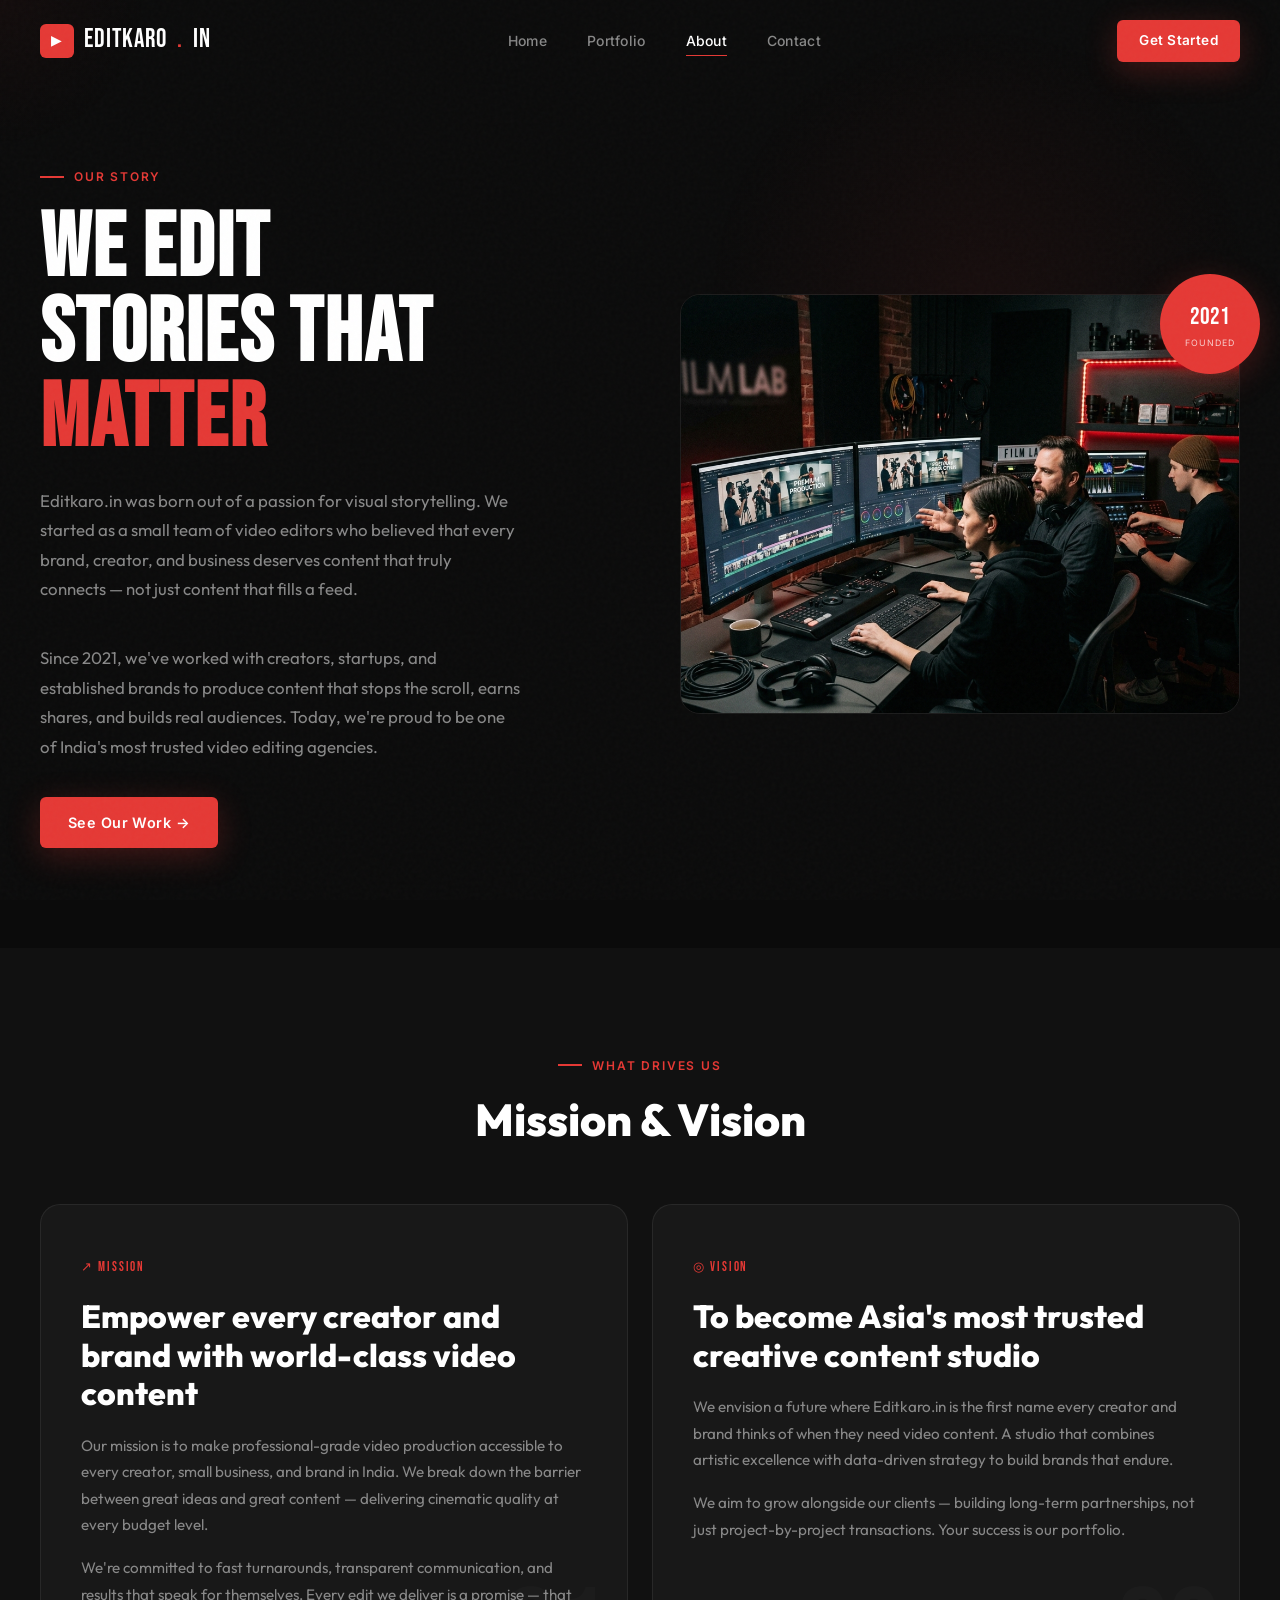
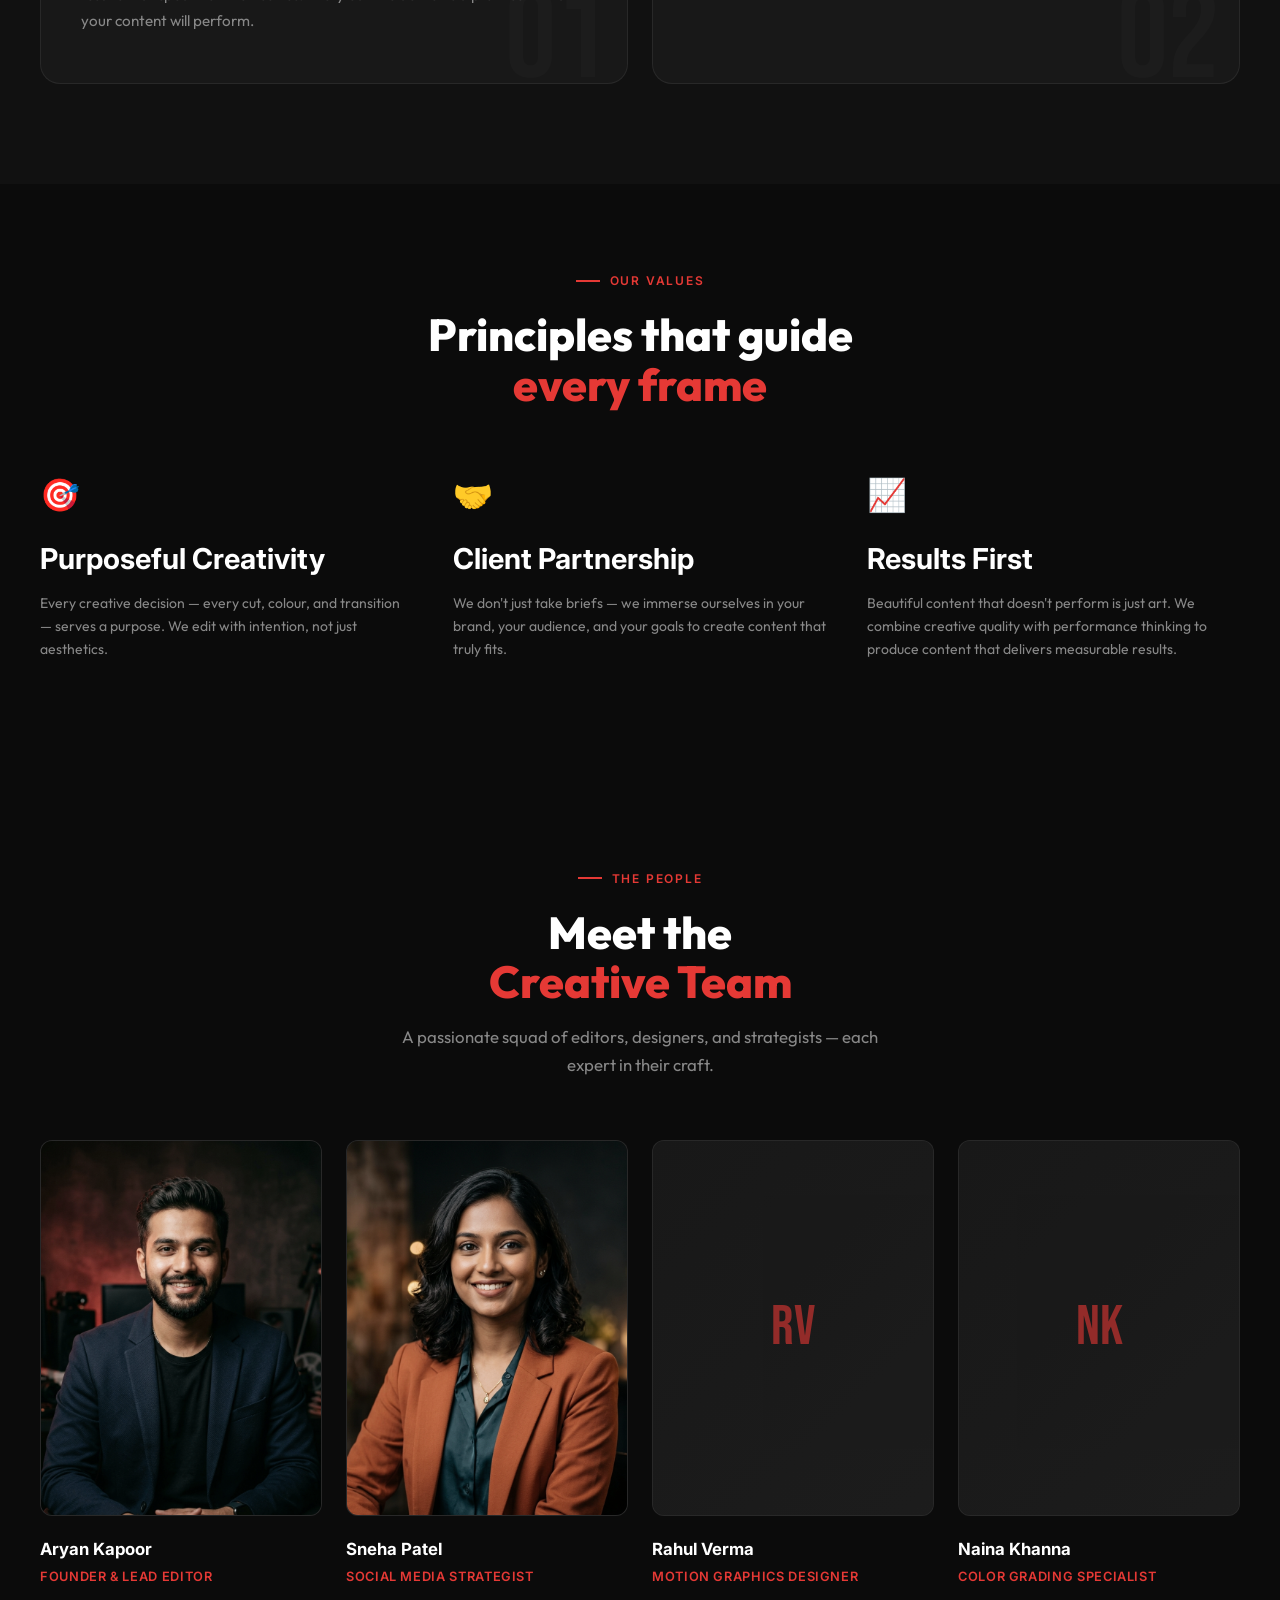
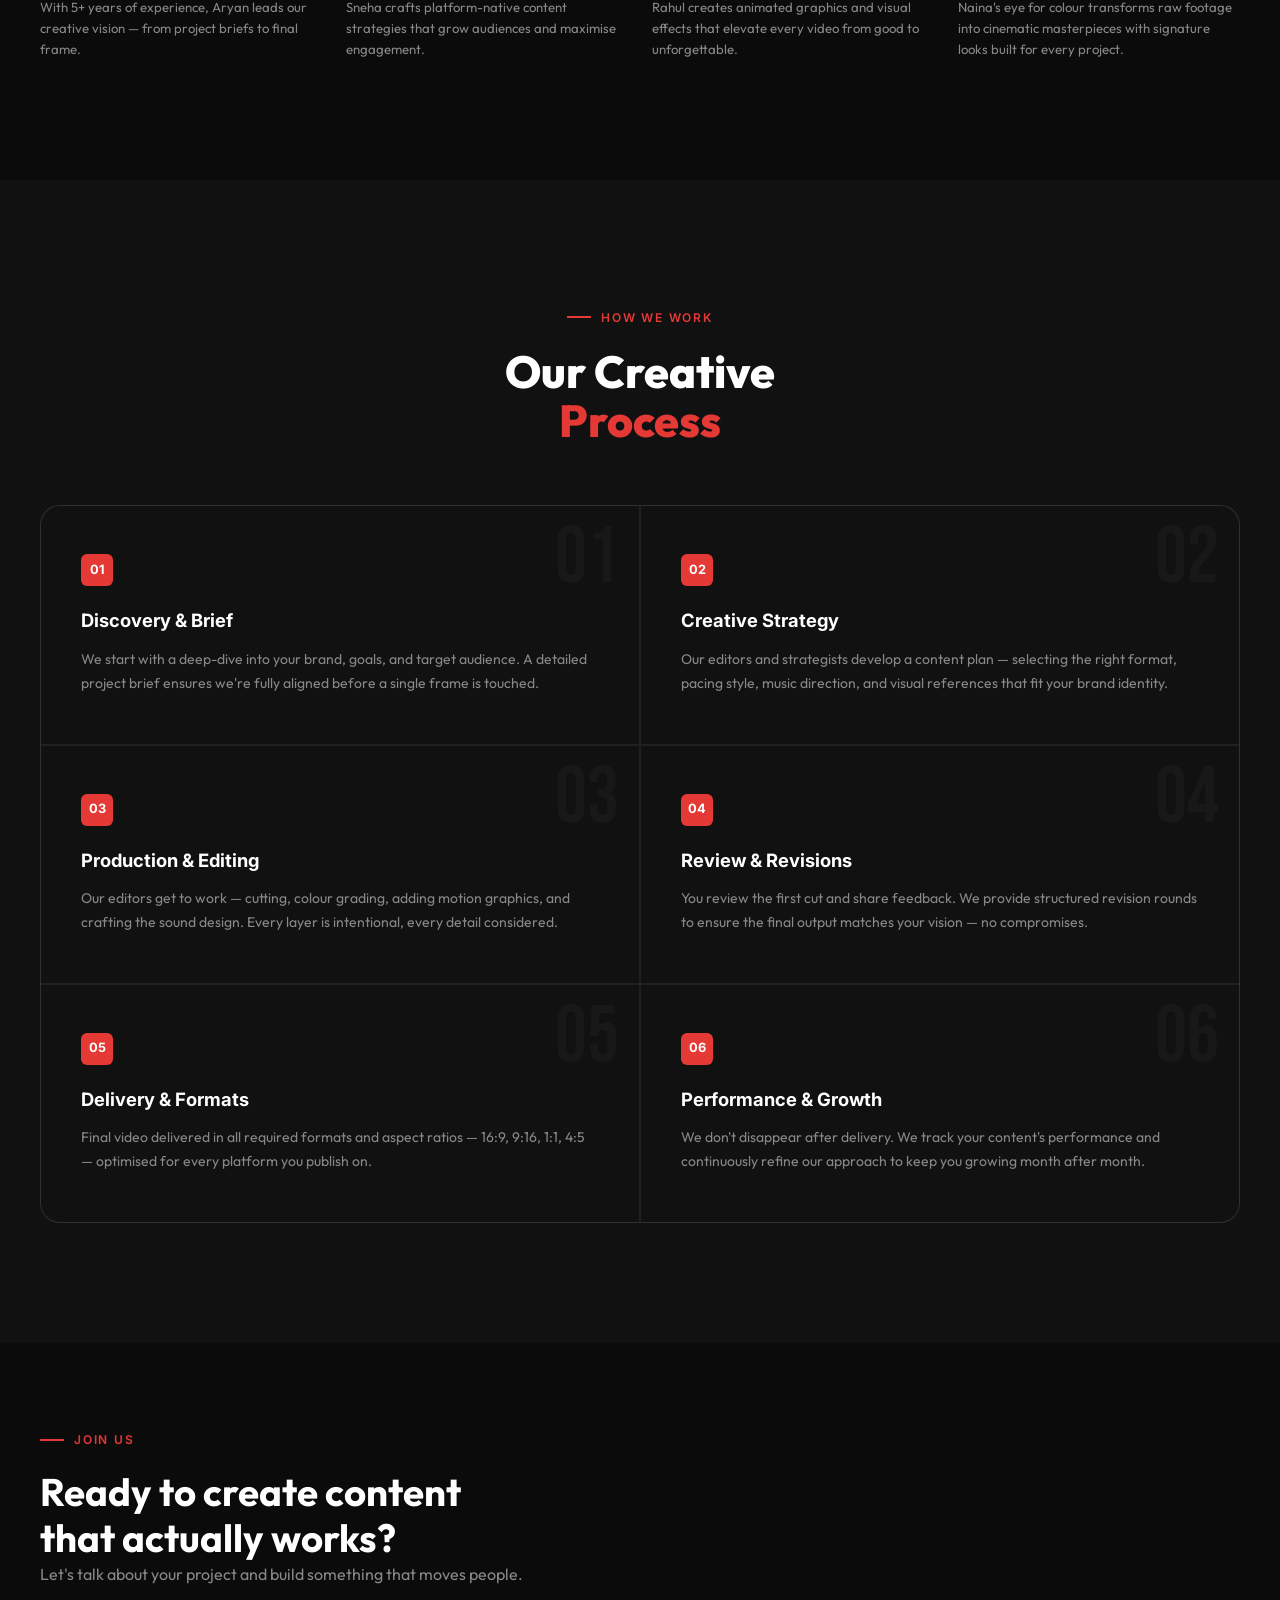
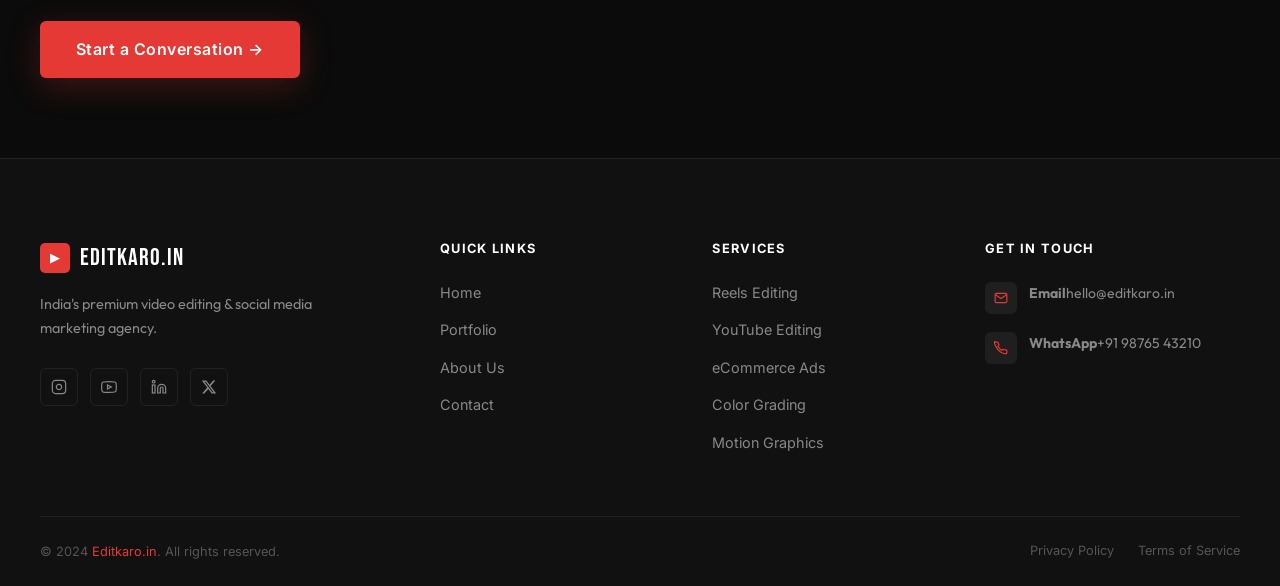
<file: about.html>
<!DOCTYPE html>
<html lang="en">
<head>
  <meta charset="UTF-8">
  <meta name="viewport" content="width=device-width, initial-scale=1.0">
  <title>About Us — Editkaro.in | Our Story, Team &amp; Mission</title>
  <meta name="description" content="Learn about Editkaro.in — our founding story, mission, vision, creative team, and the 6-step process behind every video we produce. India's premium video editing agency based in Mumbai.">
  <meta name="keywords" content="about Editkaro, video editing agency India, creative team Mumbai, video production mission, social media marketing agency">
  <meta name="robots" content="index, follow">
  <meta name="theme-color" content="#E53935">
  <meta name="author" content="Editkaro.in">

  <!-- Open Graph -->
  <meta property="og:title" content="About Us — Editkaro.in | Our Story, Team &amp; Mission">
  <meta property="og:description" content="Meet the creative team behind Editkaro.in and learn about our mission to empower every brand with world-class video content.">
  <meta property="og:type" content="website">
  <meta property="og:url" content="https://editkaro.in/about.html">
  <meta property="og:site_name" content="Editkaro.in">
  <meta property="og:image" content="https://editkaro.in/assets/images/about_team_studio_1784733849557.png">
  <meta property="og:locale" content="en_IN">

  <!-- Twitter Card -->
  <meta name="twitter:card" content="summary_large_image">
  <meta name="twitter:title" content="About — Editkaro.in">
  <meta name="twitter:description" content="Meet the creative team behind Editkaro.in.">
  <meta name="twitter:image" content="https://editkaro.in/assets/images/about_team_studio_1784733849557.png">

  <link rel="canonical" href="https://editkaro.in/about.html">

  <!-- JSON-LD Breadcrumb -->
  <script type="application/ld+json">
  {
    "@context": "https://schema.org",
    "@type": "BreadcrumbList",
    "itemListElement": [
      { "@type": "ListItem", "position": 1, "name": "Home", "item": "https://editkaro.in" },
      { "@type": "ListItem", "position": 2, "name": "About", "item": "https://editkaro.in/about.html" }
    ]
  }
  </script>

  <link rel="preconnect" href="https://fonts.googleapis.com">
  <link rel="preconnect" href="https://fonts.gstatic.com" crossorigin>

  <link rel="stylesheet" href="css/global.css">
  <link rel="stylesheet" href="css/navbar.css">
  <link rel="stylesheet" href="css/footer.css">
  <link rel="stylesheet" href="css/about.css">

  <link rel="icon" href="data:image/svg+xml,<svg xmlns='http://www.w3.org/2000/svg' viewBox='0 0 32 32'><rect width='32' height='32' rx='6' fill='%23E53935'/><text x='50%25' y='54%25' dominant-baseline='middle' text-anchor='middle' font-family='sans-serif' font-weight='900' font-size='18' fill='white'>EK</text></svg>">
</head>
<body>

<div class="noise-overlay" aria-hidden="true"></div>
<div class="cursor-glow" aria-hidden="true"></div>

<!-- NAVBAR -->
<header class="navbar" role="banner">
  <div class="navbar__inner">
    <a href="index.html" class="navbar__logo" aria-label="Editkaro.in Home">
      <span class="navbar__logo-mark" aria-hidden="true">▶</span>
      Editkaro<span class="dot">.</span>in
    </a>
    <nav class="navbar__nav" aria-label="Primary navigation">
      <a href="index.html"     class="navbar__link">Home</a>
      <a href="portfolio.html" class="navbar__link">Portfolio</a>
      <a href="about.html"     class="navbar__link">About</a>
      <a href="contact.html"   class="navbar__link">Contact</a>
    </nav>
    <div class="navbar__actions">
      <a href="contact.html" class="btn btn-primary navbar__cta">Get Started</a>
    </div>
    <button class="navbar__hamburger" id="hamburger" aria-label="Toggle menu" aria-expanded="false">
      <span></span><span></span><span></span>
    </button>
  </div>
</header>

<div class="navbar__mobile" id="mobileMenu" role="dialog" aria-modal="true" aria-label="Navigation menu">
  <a href="index.html"     class="navbar__mobile-link">Home</a>
  <a href="portfolio.html" class="navbar__mobile-link">Portfolio</a>
  <a href="about.html"     class="navbar__mobile-link">About</a>
  <a href="contact.html"   class="navbar__mobile-link">Contact</a>
  <div class="navbar__mobile-bottom">
    <span style="font-family:var(--font-display);font-size:1.2rem;color:var(--text-muted);">Editkaro.in</span>
    <div class="navbar__mobile-social">
      <a href="#" target="_blank" rel="noopener">Instagram</a>
      <a href="#" target="_blank" rel="noopener">YouTube</a>
    </div>
  </div>
</div>

<main id="main-content">

<!-- HERO -->
<section class="about-hero" aria-label="About page header">
  <div class="container">
    <div class="about-hero__grid">
      <div>
        <span class="section-label reveal">Our Story</span>
        <h1 class="about-hero__title reveal delay-1">
          We Edit<br>
          Stories That<br>
          <em>Matter</em>
        </h1>
        <p class="about-hero__desc reveal delay-2">
          Editkaro.in was born out of a passion for visual storytelling. We started as a small team
          of video editors who believed that every brand, creator, and business deserves content
          that truly connects — not just content that fills a feed.
        </p>
        <p class="about-hero__desc reveal delay-3" style="margin-bottom:0;">
          Since 2021, we've worked with creators, startups, and established brands to produce content
          that stops the scroll, earns shares, and builds real audiences. Today, we're proud to be
          one of India's most trusted video editing agencies.
        </p>
        <div style="margin-top:36px;" class="reveal delay-4">
          <a href="portfolio.html" class="btn btn-primary">See Our Work →</a>
        </div>
      </div>

      <div class="about-hero__visual reveal-right">
        <div class="about-hero__img">
          <img src="assets/images/about_team_studio_1784733849557.png"
               alt="Editkaro.in creative team working in studio"
               width="600" height="450"
               loading="eager">
        </div>
        <div class="about-hero__year-badge" aria-label="Founded in 2021">
          <div class="about-hero__year-badge-inner">2021</div>
          <div class="about-hero__year-badge-sub">Founded</div>
        </div>
      </div>
    </div>
  </div>
</section>

<!-- MISSION & VISION -->
<section class="mv-section" aria-label="Mission and vision">
  <div class="container">
    <div class="reveal" style="text-align:center;max-width:520px;margin:0 auto;">
      <span class="section-label">What Drives Us</span>
      <h2 class="section-title">Mission &amp; Vision</h2>
    </div>

    <div class="mv-grid">
      <div class="mv-card reveal delay-1">
        <span class="mv-card__type" aria-label="Our mission">↗ Mission</span>
        <h2 class="mv-card__title">Empower every creator and brand with world-class video content</h2>
        <p class="mv-card__text">
          Our mission is to make professional-grade video production accessible to every creator,
          small business, and brand in India. We break down the barrier between great ideas and
          great content — delivering cinematic quality at every budget level.
        </p>
        <p class="mv-card__text" style="margin-top:16px;">
          We're committed to fast turnarounds, transparent communication, and results that speak
          for themselves. Every edit we deliver is a promise — that your content will perform.
        </p>
        <div class="mv-card__bg-num" aria-hidden="true">01</div>
      </div>

      <div class="mv-card reveal delay-2">
        <span class="mv-card__type" aria-label="Our vision">◎ Vision</span>
        <h2 class="mv-card__title">To become Asia's most trusted creative content studio</h2>
        <p class="mv-card__text">
          We envision a future where Editkaro.in is the first name every creator and brand thinks
          of when they need video content. A studio that combines artistic excellence with
          data-driven strategy to build brands that endure.
        </p>
        <p class="mv-card__text" style="margin-top:16px;">
          We aim to grow alongside our clients — building long-term partnerships, not just
          project-by-project transactions. Your success is our portfolio.
        </p>
        <div class="mv-card__bg-num" aria-hidden="true">02</div>
      </div>
    </div>
  </div>
</section>

<!-- VALUES -->
<section class="values-strip section" aria-label="Our values">
  <div class="container">
    <div class="reveal" style="text-align:center;max-width:520px;margin:0 auto;">
      <span class="section-label">Our Values</span>
      <h2 class="section-title">Principles that guide<br><span class="text-accent">every frame</span></h2>
    </div>

    <div class="values-grid">
      <div class="value-item reveal delay-1">
        <div class="value-item__icon" aria-hidden="true">🎯</div>
        <h3 class="value-item__title">Purposeful Creativity</h3>
        <p class="value-item__desc">Every creative decision — every cut, colour, and transition — serves a purpose. We edit with intention, not just aesthetics.</p>
      </div>

      <div class="value-item reveal delay-2">
        <div class="value-item__icon" aria-hidden="true">🤝</div>
        <h3 class="value-item__title">Client Partnership</h3>
        <p class="value-item__desc">We don't just take briefs — we immerse ourselves in your brand, your audience, and your goals to create content that truly fits.</p>
      </div>

      <div class="value-item reveal delay-3">
        <div class="value-item__icon" aria-hidden="true">📈</div>
        <h3 class="value-item__title">Results First</h3>
        <p class="value-item__desc">Beautiful content that doesn't perform is just art. We combine creative quality with performance thinking to produce content that delivers measurable results.</p>
      </div>
    </div>
  </div>
</section>

<!-- TEAM -->
<section class="team-section" aria-label="Meet the team">
  <div class="container">
    <div class="reveal" style="text-align:center;max-width:520px;margin:0 auto;">
      <span class="section-label">The People</span>
      <h2 class="section-title">Meet the<br><span class="text-accent">Creative Team</span></h2>
      <p class="section-subtitle" style="margin:16px auto 0;">
        A passionate squad of editors, designers, and strategists — each expert in their craft.
      </p>
    </div>

    <div class="team-grid">
      <!-- Member 1 -->
      <article class="team-card reveal delay-1">
        <div class="team-card__img-wrap">
          <img src="assets/images/team_avatar_1_1784734008137.png"
               alt="Aryan Kapoor — Founder & Lead Editor"
               loading="lazy"
               onerror="this.style.display='none';this.nextElementSibling.style.display='flex';">
          <div class="team-avatar-placeholder" style="display:none;" aria-hidden="true">AK</div>
          <div class="team-card__img-overlay">
            <div class="team-card__socials">
              <a href="#" class="team-card__social" aria-label="Instagram">
                <svg viewBox="0 0 24 24" fill="none" stroke="currentColor" stroke-width="2"><rect x="2" y="2" width="20" height="20" rx="5"/><path d="M16 11.37A4 4 0 1112.63 8 4 4 0 0116 11.37z"/></svg>
              </a>
              <a href="#" class="team-card__social" aria-label="LinkedIn">
                <svg viewBox="0 0 24 24" fill="none" stroke="currentColor" stroke-width="2"><path d="M16 8a6 6 0 016 6v7h-4v-7a2 2 0 00-2-2 2 2 0 00-2 2v7h-4v-7a6 6 0 016-6z"/><rect x="2" y="9" width="4" height="12"/><circle cx="4" cy="4" r="2"/></svg>
              </a>
            </div>
          </div>
        </div>
        <div class="team-card__name">Aryan Kapoor</div>
        <div class="team-card__role">Founder &amp; Lead Editor</div>
        <p class="team-card__bio">With 5+ years of experience, Aryan leads our creative vision — from project briefs to final frame.</p>
      </article>

      <!-- Member 2 -->
      <article class="team-card reveal delay-2">
        <div class="team-card__img-wrap">
          <img src="assets/images/team_avatar_2_1784734019725.png"
               alt="Sneha Patel — Social Media Strategist"
               loading="lazy"
               onerror="this.style.display='none';this.nextElementSibling.style.display='flex';">
          <div class="team-avatar-placeholder" style="display:none;" aria-hidden="true">SP</div>
          <div class="team-card__img-overlay">
            <div class="team-card__socials">
              <a href="#" class="team-card__social" aria-label="Instagram">
                <svg viewBox="0 0 24 24" fill="none" stroke="currentColor" stroke-width="2"><rect x="2" y="2" width="20" height="20" rx="5"/><path d="M16 11.37A4 4 0 1112.63 8 4 4 0 0116 11.37z"/></svg>
              </a>
              <a href="#" class="team-card__social" aria-label="LinkedIn">
                <svg viewBox="0 0 24 24" fill="none" stroke="currentColor" stroke-width="2"><path d="M16 8a6 6 0 016 6v7h-4v-7a2 2 0 00-2-2 2 2 0 00-2 2v7h-4v-7a6 6 0 016-6z"/><rect x="2" y="9" width="4" height="12"/><circle cx="4" cy="4" r="2"/></svg>
              </a>
            </div>
          </div>
        </div>
        <div class="team-card__name">Sneha Patel</div>
        <div class="team-card__role">Social Media Strategist</div>
        <p class="team-card__bio">Sneha crafts platform-native content strategies that grow audiences and maximise engagement.</p>
      </article>

      <!-- Member 3 -->
      <article class="team-card reveal delay-3">
        <div class="team-card__img-wrap">
          <div class="team-avatar-placeholder" aria-hidden="true">RV</div>
          <div class="team-card__img-overlay">
            <div class="team-card__socials">
              <a href="#" class="team-card__social" aria-label="Instagram">
                <svg viewBox="0 0 24 24" fill="none" stroke="currentColor" stroke-width="2"><rect x="2" y="2" width="20" height="20" rx="5"/><path d="M16 11.37A4 4 0 1112.63 8 4 4 0 0116 11.37z"/></svg>
              </a>
              <a href="#" class="team-card__social" aria-label="LinkedIn">
                <svg viewBox="0 0 24 24" fill="none" stroke="currentColor" stroke-width="2"><path d="M16 8a6 6 0 016 6v7h-4v-7a2 2 0 00-2-2 2 2 0 00-2 2v7h-4v-7a6 6 0 016-6z"/><rect x="2" y="9" width="4" height="12"/><circle cx="4" cy="4" r="2"/></svg>
              </a>
            </div>
          </div>
        </div>
        <div class="team-card__name">Rahul Verma</div>
        <div class="team-card__role">Motion Graphics Designer</div>
        <p class="team-card__bio">Rahul creates animated graphics and visual effects that elevate every video from good to unforgettable.</p>
      </article>

      <!-- Member 4 -->
      <article class="team-card reveal delay-4">
        <div class="team-card__img-wrap">
          <div class="team-avatar-placeholder" aria-hidden="true">NK</div>
          <div class="team-card__img-overlay">
            <div class="team-card__socials">
              <a href="#" class="team-card__social" aria-label="Instagram">
                <svg viewBox="0 0 24 24" fill="none" stroke="currentColor" stroke-width="2"><rect x="2" y="2" width="20" height="20" rx="5"/><path d="M16 11.37A4 4 0 1112.63 8 4 4 0 0116 11.37z"/></svg>
              </a>
              <a href="#" class="team-card__social" aria-label="LinkedIn">
                <svg viewBox="0 0 24 24" fill="none" stroke="currentColor" stroke-width="2"><path d="M16 8a6 6 0 016 6v7h-4v-7a2 2 0 00-2-2 2 2 0 00-2 2v7h-4v-7a6 6 0 016-6z"/><rect x="2" y="9" width="4" height="12"/><circle cx="4" cy="4" r="2"/></svg>
              </a>
            </div>
          </div>
        </div>
        <div class="team-card__name">Naina Khanna</div>
        <div class="team-card__role">Color Grading Specialist</div>
        <p class="team-card__bio">Naina's eye for colour transforms raw footage into cinematic masterpieces with signature looks built for every project.</p>
      </article>
    </div>
  </div>
</section>

<!-- CREATIVE PROCESS -->
<section class="process-section" aria-label="Our creative process">
  <div class="container">
    <div class="reveal" style="text-align:center;max-width:520px;margin:0 auto;">
      <span class="section-label">How We Work</span>
      <h2 class="section-title">Our Creative<br><span class="text-accent">Process</span></h2>
    </div>

    <div class="process-grid">
      <div class="process-step reveal delay-1">
        <div class="process-step__num" aria-hidden="true">01</div>
        <div class="process-step__tag" aria-hidden="true">01</div>
        <h3 class="process-step__title">Discovery &amp; Brief</h3>
        <p class="process-step__desc">We start with a deep-dive into your brand, goals, and target audience. A detailed project brief ensures we're fully aligned before a single frame is touched.</p>
      </div>

      <div class="process-step reveal delay-2">
        <div class="process-step__num" aria-hidden="true">02</div>
        <div class="process-step__tag" aria-hidden="true">02</div>
        <h3 class="process-step__title">Creative Strategy</h3>
        <p class="process-step__desc">Our editors and strategists develop a content plan — selecting the right format, pacing style, music direction, and visual references that fit your brand identity.</p>
      </div>

      <div class="process-step reveal delay-3">
        <div class="process-step__num" aria-hidden="true">03</div>
        <div class="process-step__tag" aria-hidden="true">03</div>
        <h3 class="process-step__title">Production &amp; Editing</h3>
        <p class="process-step__desc">Our editors get to work — cutting, colour grading, adding motion graphics, and crafting the sound design. Every layer is intentional, every detail considered.</p>
      </div>

      <div class="process-step reveal delay-4">
        <div class="process-step__num" aria-hidden="true">04</div>
        <div class="process-step__tag" aria-hidden="true">04</div>
        <h3 class="process-step__title">Review &amp; Revisions</h3>
        <p class="process-step__desc">You review the first cut and share feedback. We provide structured revision rounds to ensure the final output matches your vision — no compromises.</p>
      </div>

      <div class="process-step reveal delay-5">
        <div class="process-step__num" aria-hidden="true">05</div>
        <div class="process-step__tag" aria-hidden="true">05</div>
        <h3 class="process-step__title">Delivery &amp; Formats</h3>
        <p class="process-step__desc">Final video delivered in all required formats and aspect ratios — 16:9, 9:16, 1:1, 4:5 — optimised for every platform you publish on.</p>
      </div>

      <div class="process-step reveal delay-6">
        <div class="process-step__num" aria-hidden="true">06</div>
        <div class="process-step__tag" aria-hidden="true">06</div>
        <h3 class="process-step__title">Performance &amp; Growth</h3>
        <p class="process-step__desc">We don't disappear after delivery. We track your content's performance and continuously refine our approach to keep you growing month after month.</p>
      </div>
    </div>
  </div>
</section>

<!-- CTA -->
<section class="subscription section--sm" aria-label="Work with us">
  <div class="container">
    <div class="subscription__inner reveal">
      <span class="section-label" style="justify-content:center;">Join Us</span>
      <h2 class="subscription__title" style="font-size:clamp(1.8rem,4vw,2.4rem);">
        Ready to create content<br>that actually works?
      </h2>
      <p class="subscription__sub">Let's talk about your project and build something that moves people.</p>
      <div style="margin-top:32px;">
        <a href="contact.html" class="btn btn-primary" id="aboutCtaBtn" style="font-size:1rem;padding:16px 36px;">
          Start a Conversation →
        </a>
      </div>
    </div>
  </div>
</section>

</main>

<!-- FOOTER -->
<footer class="footer" role="contentinfo">
  <div class="container">
    <div class="footer__grid">
      <div class="footer__brand">
        <a href="index.html" class="footer__logo">
          <span class="footer__logo-mark" aria-hidden="true">▶</span>
          Editkaro.in
        </a>
        <p class="footer__tagline">India's premium video editing &amp; social media marketing agency.</p>
        <div class="footer__social" aria-label="Social media links">
          <a href="#" class="footer__social-link" aria-label="Instagram" target="_blank" rel="noopener">
            <svg viewBox="0 0 24 24" fill="none" stroke="currentColor" stroke-width="1.8"><rect x="2" y="2" width="20" height="20" rx="5"/><path d="M16 11.37A4 4 0 1112.63 8 4 4 0 0116 11.37z"/><line x1="17.5" y1="6.5" x2="17.51" y2="6.5"/></svg>
          </a>
          <a href="#" class="footer__social-link" aria-label="YouTube" target="_blank" rel="noopener">
            <svg viewBox="0 0 24 24" fill="none" stroke="currentColor" stroke-width="1.8"><path d="M22.54 6.42a2.78 2.78 0 00-1.95-1.96C18.88 4 12 4 12 4s-6.88 0-8.59.46a2.78 2.78 0 00-1.95 1.96A29 29 0 001 12a29 29 0 00.46 5.58A2.78 2.78 0 003.41 19.6C5.12 20 12 20 12 20s6.88 0 8.59-.46a2.78 2.78 0 001.95-1.95A29 29 0 0023 12a29 29 0 00-.46-5.58z"/><polygon points="9.75 15.02 15.5 12 9.75 8.98 9.75 15.02"/></svg>
          </a>
          <a href="#" class="footer__social-link" aria-label="LinkedIn" target="_blank" rel="noopener">
            <svg viewBox="0 0 24 24" fill="none" stroke="currentColor" stroke-width="1.8"><path d="M16 8a6 6 0 016 6v7h-4v-7a2 2 0 00-2-2 2 2 0 00-2 2v7h-4v-7a6 6 0 016-6z"/><rect x="2" y="9" width="4" height="12"/><circle cx="4" cy="4" r="2"/></svg>
          </a>
          <a href="#" class="footer__social-link" aria-label="Twitter" target="_blank" rel="noopener">
            <svg viewBox="0 0 24 24" fill="currentColor"><path d="M18.244 2.25h3.308l-7.227 8.26 8.502 11.24H16.17l-5.214-6.817L4.99 21.75H1.68l7.73-8.835L1.254 2.25H8.08l4.713 6.231zm-1.161 17.52h1.833L7.084 4.126H5.117z"/></svg>
          </a>
        </div>
      </div>
      <nav aria-label="Quick links">
        <div class="footer__col-title">Quick Links</div>
        <ul class="footer__links">
          <li><a href="index.html" class="footer__link">Home</a></li>
          <li><a href="portfolio.html" class="footer__link">Portfolio</a></li>
          <li><a href="about.html" class="footer__link">About Us</a></li>
          <li><a href="contact.html" class="footer__link">Contact</a></li>
        </ul>
      </nav>
      <nav aria-label="Services">
        <div class="footer__col-title">Services</div>
        <ul class="footer__links">
          <li><a href="#" class="footer__link">Reels Editing</a></li>
          <li><a href="#" class="footer__link">YouTube Editing</a></li>
          <li><a href="#" class="footer__link">eCommerce Ads</a></li>
          <li><a href="#" class="footer__link">Color Grading</a></li>
          <li><a href="#" class="footer__link">Motion Graphics</a></li>
        </ul>
      </nav>
      <div>
        <div class="footer__col-title">Get In Touch</div>
        <div class="footer__contact-item">
          <div class="footer__contact-icon" aria-hidden="true">
            <svg viewBox="0 0 24 24" fill="none" stroke="currentColor" stroke-width="2"><path d="M4 4h16c1.1 0 2 .9 2 2v12c0 1.1-.9 2-2 2H4c-1.1 0-2-.9-2-2V6c0-1.1.9-2 2-2z"/><polyline points="22,6 12,13 2,6"/></svg>
          </div>
          <div><strong class="footer__contact-text">Email</strong><span class="footer__contact-text">hello@editkaro.in</span></div>
        </div>
        <div class="footer__contact-item">
          <div class="footer__contact-icon" aria-hidden="true">
            <svg viewBox="0 0 24 24" fill="none" stroke="currentColor" stroke-width="2"><path d="M22 16.92v3a2 2 0 01-2.18 2 19.79 19.79 0 01-8.63-3.07A19.5 19.5 0 013.37 9.5a19.82 19.82 0 01-3.07-8.67A2 2 0 012.32 2H5.5a2 2 0 012 1.72c.127.96.361 1.903.7 2.81a2 2 0 01-.45 2.11L6.91 9.5a16 16 0 006.36 6.36l.85-.86a2 2 0 012.11-.45c.907.339 1.85.573 2.81.7A2 2 0 0122 16.92z"/></svg>
          </div>
          <div><strong class="footer__contact-text">WhatsApp</strong><span class="footer__contact-text">+91 98765 43210</span></div>
        </div>
      </div>
    </div>
    <div class="footer__bottom">
      <p class="footer__copy">© 2024 <span>Editkaro.in</span>. All rights reserved.</p>
      <div class="footer__bottom-links">
        <a href="#" class="footer__bottom-link">Privacy Policy</a>
        <a href="#" class="footer__bottom-link">Terms of Service</a>
      </div>
    </div>
  </div>
</footer>

<style>.sr-only{position:absolute;width:1px;height:1px;padding:0;margin:-1px;overflow:hidden;clip:rect(0,0,0,0);border:0;}</style>

<script src="js/global.js" defer></script>
</body>
</html>
</file>
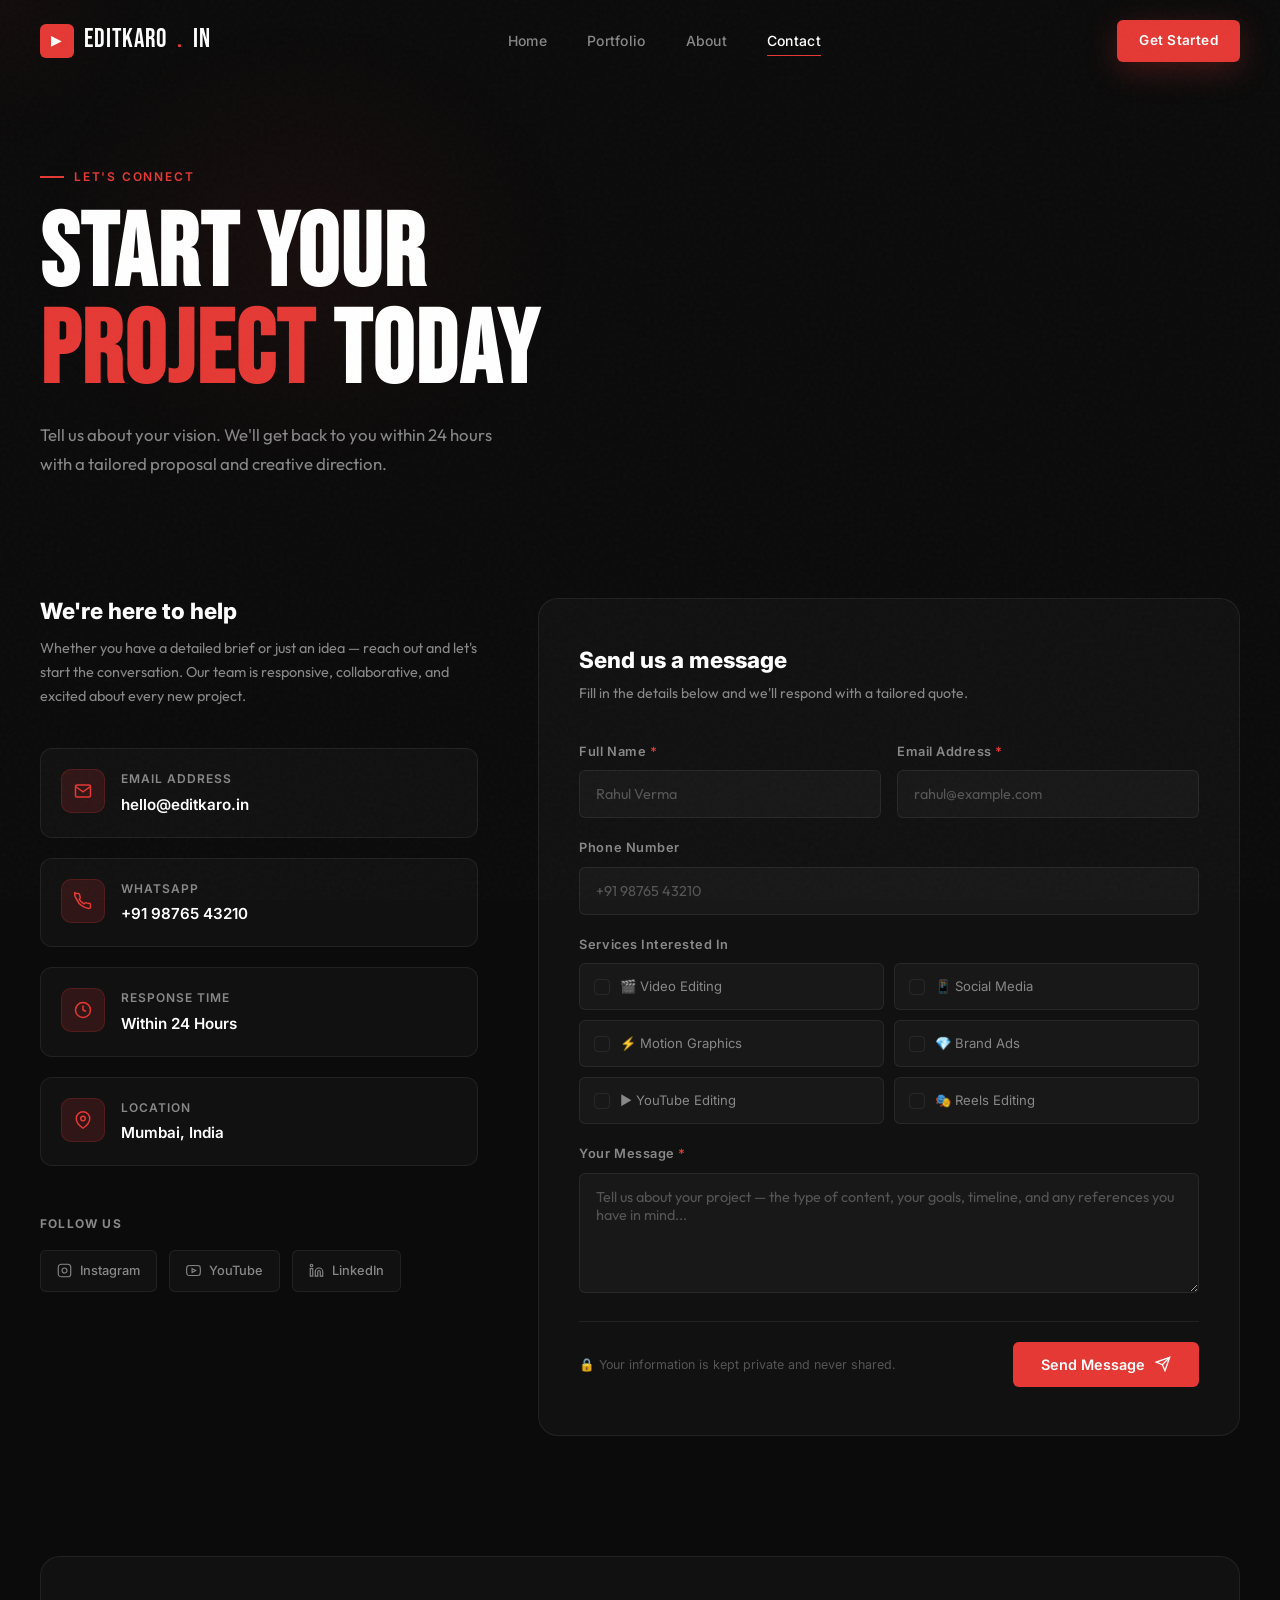
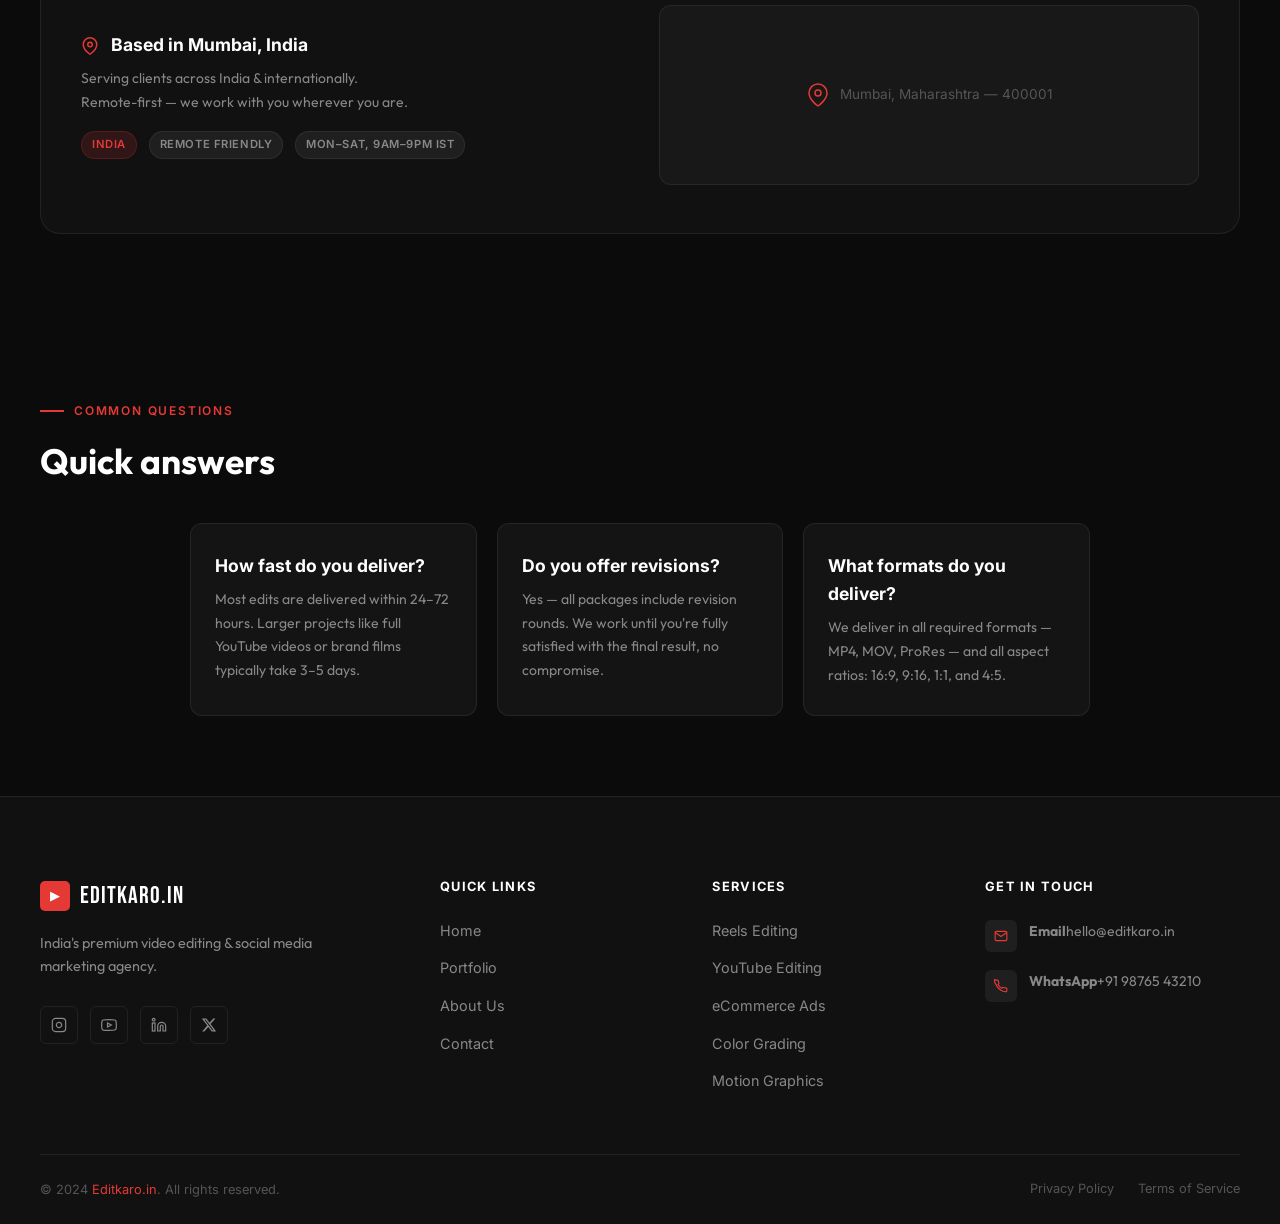
<file: contact.html>
<!DOCTYPE html>
<html lang="en">
<head>
  <meta charset="UTF-8">
  <meta name="viewport" content="width=device-width, initial-scale=1.0">
  <title>Contact Us — Editkaro.in | Start Your Video Project Today</title>
  <meta name="description" content="Contact Editkaro.in to start your video editing or social media marketing project. Fill in your details and our team will respond within 24 hours with a personalised quote.">
  <meta name="keywords" content="contact Editkaro, hire video editor India, video editing quote, social media marketing enquiry Mumbai">
  <meta name="robots" content="index, follow">
  <meta name="theme-color" content="#E53935">
  <meta name="author" content="Editkaro.in">

  <!-- Open Graph -->
  <meta property="og:title" content="Contact Us — Editkaro.in | Start Your Project">
  <meta property="og:description" content="Get in touch with Editkaro.in. We'll respond within 24 hours with a tailored proposal.">
  <meta property="og:type" content="website">
  <meta property="og:url" content="https://editkaro.in/contact.html">
  <meta property="og:site_name" content="Editkaro.in">
  <meta property="og:image" content="https://editkaro.in/assets/images/hero_editing_preview_1784733836723.png">
  <meta property="og:locale" content="en_IN">

  <!-- Twitter Card -->
  <meta name="twitter:card" content="summary_large_image">
  <meta name="twitter:title" content="Contact — Editkaro.in">
  <meta name="twitter:description" content="Start your video editing project with Editkaro.in today.">
  <meta name="twitter:image" content="https://editkaro.in/assets/images/hero_editing_preview_1784733836723.png">

  <link rel="canonical" href="https://editkaro.in/contact.html">

  <!-- JSON-LD Breadcrumb + ContactPage -->
  <script type="application/ld+json">
  {
    "@context": "https://schema.org",
    "@type": "BreadcrumbList",
    "itemListElement": [
      { "@type": "ListItem", "position": 1, "name": "Home", "item": "https://editkaro.in" },
      { "@type": "ListItem", "position": 2, "name": "Contact", "item": "https://editkaro.in/contact.html" }
    ]
  }
  </script>

  <link rel="preconnect" href="https://fonts.googleapis.com">
  <link rel="preconnect" href="https://fonts.gstatic.com" crossorigin>

  <link rel="stylesheet" href="css/global.css">
  <link rel="stylesheet" href="css/navbar.css">
  <link rel="stylesheet" href="css/footer.css">
  <link rel="stylesheet" href="css/contact.css">

  <link rel="icon" href="data:image/svg+xml,<svg xmlns='http://www.w3.org/2000/svg' viewBox='0 0 32 32'><rect width='32' height='32' rx='6' fill='%23E53935'/><text x='50%25' y='54%25' dominant-baseline='middle' text-anchor='middle' font-family='sans-serif' font-weight='900' font-size='18' fill='white'>EK</text></svg>">
</head>
<body>

<div class="noise-overlay" aria-hidden="true"></div>
<div class="cursor-glow" aria-hidden="true"></div>

<!-- NAVBAR -->
<header class="navbar" role="banner">
  <div class="navbar__inner">
    <a href="index.html" class="navbar__logo" aria-label="Editkaro.in Home">
      <span class="navbar__logo-mark" aria-hidden="true">▶</span>
      Editkaro<span class="dot">.</span>in
    </a>
    <nav class="navbar__nav" aria-label="Primary navigation">
      <a href="index.html"     class="navbar__link">Home</a>
      <a href="portfolio.html" class="navbar__link">Portfolio</a>
      <a href="about.html"     class="navbar__link">About</a>
      <a href="contact.html"   class="navbar__link">Contact</a>
    </nav>
    <div class="navbar__actions">
      <a href="contact.html" class="btn btn-primary navbar__cta">Get Started</a>
    </div>
    <button class="navbar__hamburger" id="hamburger" aria-label="Toggle menu" aria-expanded="false">
      <span></span><span></span><span></span>
    </button>
  </div>
</header>

<div class="navbar__mobile" id="mobileMenu" role="dialog" aria-modal="true" aria-label="Navigation menu">
  <a href="index.html"     class="navbar__mobile-link">Home</a>
  <a href="portfolio.html" class="navbar__mobile-link">Portfolio</a>
  <a href="about.html"     class="navbar__mobile-link">About</a>
  <a href="contact.html"   class="navbar__mobile-link">Contact</a>
  <div class="navbar__mobile-bottom">
    <span style="font-family:var(--font-display);font-size:1.2rem;color:var(--text-muted);">Editkaro.in</span>
    <div class="navbar__mobile-social">
      <a href="#" target="_blank" rel="noopener">Instagram</a>
      <a href="#" target="_blank" rel="noopener">YouTube</a>
    </div>
  </div>
</div>

<main id="main-content">

<!-- PAGE HERO -->
<section class="contact-hero" aria-label="Contact page header">
  <div class="container">
    <span class="section-label reveal">Let's Connect</span>
    <h1 class="contact-hero__title reveal delay-1">
      Start Your<br><em>Project</em> Today
    </h1>
    <p class="contact-hero__sub reveal delay-2">
      Tell us about your vision. We'll get back to you within 24 hours with a
      tailored proposal and creative direction.
    </p>
  </div>
</section>

<!-- CONTACT GRID -->
<section class="contact-section" aria-label="Contact information and form">
  <div class="container">
    <div class="contact-grid">

      <!-- LEFT: Info -->
      <aside class="contact-info reveal-left">
        <h2 class="contact-info__title">We're here to help</h2>
        <p class="contact-info__sub">
          Whether you have a detailed brief or just an idea — reach out and let's start the conversation.
          Our team is responsive, collaborative, and excited about every new project.
        </p>

        <div class="contact-info__items">
          <div class="contact-item">
            <div class="contact-item__icon" aria-hidden="true">
              <svg viewBox="0 0 24 24" fill="none" stroke="currentColor" stroke-width="2">
                <path d="M4 4h16c1.1 0 2 .9 2 2v12c0 1.1-.9 2-2 2H4c-1.1 0-2-.9-2-2V6c0-1.1.9-2 2-2z"/>
                <polyline points="22,6 12,13 2,6"/>
              </svg>
            </div>
            <div>
              <div class="contact-item__label">Email Address</div>
              <div class="contact-item__value">hello@editkaro.in</div>
            </div>
          </div>

          <div class="contact-item">
            <div class="contact-item__icon" aria-hidden="true">
              <svg viewBox="0 0 24 24" fill="none" stroke="currentColor" stroke-width="2">
                <path d="M22 16.92v3a2 2 0 01-2.18 2 19.79 19.79 0 01-8.63-3.07A19.5 19.5 0 013.37 9.5a19.82 19.82 0 01-3.07-8.67A2 2 0 012.32 2H5.5a2 2 0 012 1.72 12.84 12.84 0 00.7 2.81 2 2 0 01-.45 2.11L6.91 9.5a16 16 0 006.36 6.36l.85-.86a2 2 0 012.11-.45 12.84 12.84 0 002.81.7A2 2 0 0122 16.92z"/>
              </svg>
            </div>
            <div>
              <div class="contact-item__label">WhatsApp</div>
              <div class="contact-item__value">+91 98765 43210</div>
            </div>
          </div>

          <div class="contact-item">
            <div class="contact-item__icon" aria-hidden="true">
              <svg viewBox="0 0 24 24" fill="none" stroke="currentColor" stroke-width="2">
                <circle cx="12" cy="12" r="10"/>
                <polyline points="12 6 12 12 16 14"/>
              </svg>
            </div>
            <div>
              <div class="contact-item__label">Response Time</div>
              <div class="contact-item__value">Within 24 Hours</div>
            </div>
          </div>

          <div class="contact-item">
            <div class="contact-item__icon" aria-hidden="true">
              <svg viewBox="0 0 24 24" fill="none" stroke="currentColor" stroke-width="2">
                <path d="M21 10c0 7-9 13-9 13s-9-6-9-13a9 9 0 0118 0z"/>
                <circle cx="12" cy="10" r="3"/>
              </svg>
            </div>
            <div>
              <div class="contact-item__label">Location</div>
              <div class="contact-item__value">Mumbai, India</div>
            </div>
          </div>
        </div>

        <!-- Social Links -->
        <div class="contact-social">
          <div class="contact-social__title">Follow Us</div>
          <div class="contact-social-links">
            <a href="#" class="contact-social-link" target="_blank" rel="noopener" aria-label="Instagram">
              <svg viewBox="0 0 24 24" fill="none" stroke="currentColor" stroke-width="1.8" width="15" height="15"><rect x="2" y="2" width="20" height="20" rx="5"/><path d="M16 11.37A4 4 0 1112.63 8 4 4 0 0116 11.37z"/><line x1="17.5" y1="6.5" x2="17.51" y2="6.5"/></svg>
              Instagram
            </a>
            <a href="#" class="contact-social-link" target="_blank" rel="noopener" aria-label="YouTube">
              <svg viewBox="0 0 24 24" fill="none" stroke="currentColor" stroke-width="1.8" width="15" height="15"><path d="M22.54 6.42a2.78 2.78 0 00-1.95-1.96C18.88 4 12 4 12 4s-6.88 0-8.59.46a2.78 2.78 0 00-1.95 1.96A29 29 0 001 12a29 29 0 00.46 5.58A2.78 2.78 0 003.41 19.6C5.12 20 12 20 12 20s6.88 0 8.59-.46a2.78 2.78 0 001.95-1.95A29 29 0 0023 12a29 29 0 00-.46-5.58z"/><polygon points="9.75 15.02 15.5 12 9.75 8.98 9.75 15.02"/></svg>
              YouTube
            </a>
            <a href="#" class="contact-social-link" target="_blank" rel="noopener" aria-label="LinkedIn">
              <svg viewBox="0 0 24 24" fill="none" stroke="currentColor" stroke-width="1.8" width="15" height="15"><path d="M16 8a6 6 0 016 6v7h-4v-7a2 2 0 00-2-2 2 2 0 00-2 2v7h-4v-7a6 6 0 016-6z"/><rect x="2" y="9" width="4" height="12"/><circle cx="4" cy="4" r="2"/></svg>
              LinkedIn
            </a>
          </div>
        </div>
      </aside>

      <!-- RIGHT: Form -->
      <div class="contact-form-wrap reveal-right">
        <h2 class="contact-form-title">Send us a message</h2>
        <p class="contact-form-sub">Fill in the details below and we'll respond with a tailored quote.</p>

        <form class="contact-form" id="contactForm" novalidate aria-label="Contact form">
          <!-- Name + Email row -->
          <div class="form-row">
            <div class="form-group">
              <label class="form-label" for="contactName">Full Name <span aria-hidden="true">*</span></label>
              <input
                type="text"
                id="contactName"
                name="name"
                class="form-input"
                placeholder="Rahul Verma"
                autocomplete="name"
                required
                aria-required="true"
                aria-describedby="contactNameError"
              >
              <span class="form-error" id="contactNameError" role="alert" aria-live="polite"></span>
            </div>

            <div class="form-group">
              <label class="form-label" for="contactEmail">Email Address <span aria-hidden="true">*</span></label>
              <input
                type="email"
                id="contactEmail"
                name="email"
                class="form-input"
                placeholder="rahul@example.com"
                autocomplete="email"
                required
                aria-required="true"
                aria-describedby="contactEmailError"
              >
              <span class="form-error" id="contactEmailError" role="alert" aria-live="polite"></span>
            </div>
          </div>

          <!-- Phone -->
          <div class="form-group">
            <label class="form-label" for="contactPhone">Phone Number</label>
            <input
              type="tel"
              id="contactPhone"
              name="phone"
              class="form-input"
              placeholder="+91 98765 43210"
              autocomplete="tel"
              aria-describedby="contactPhoneError"
            >
            <span class="form-error" id="contactPhoneError" role="alert" aria-live="polite"></span>
          </div>

          <!-- Services checkboxes -->
          <div class="form-group">
            <div class="form-label" id="servicesLabel">Services Interested In</div>
            <div class="form-service-grid" role="group" aria-labelledby="servicesLabel">
              <label class="form-service-option">
                <input type="checkbox" name="service" value="Video Editing">
                <span class="form-service-option__check" aria-hidden="true"></span>
                🎬 Video Editing
              </label>
              <label class="form-service-option">
                <input type="checkbox" name="service" value="Social Media Marketing">
                <span class="form-service-option__check" aria-hidden="true"></span>
                📱 Social Media
              </label>
              <label class="form-service-option">
                <input type="checkbox" name="service" value="Motion Graphics">
                <span class="form-service-option__check" aria-hidden="true"></span>
                ⚡ Motion Graphics
              </label>
              <label class="form-service-option">
                <input type="checkbox" name="service" value="Brand Ads">
                <span class="form-service-option__check" aria-hidden="true"></span>
                💎 Brand Ads
              </label>
              <label class="form-service-option">
                <input type="checkbox" name="service" value="YouTube Editing">
                <span class="form-service-option__check" aria-hidden="true"></span>
                ▶ YouTube Editing
              </label>
              <label class="form-service-option">
                <input type="checkbox" name="service" value="Reels Editing">
                <span class="form-service-option__check" aria-hidden="true"></span>
                🎭 Reels Editing
              </label>
            </div>
          </div>

          <!-- Message -->
          <div class="form-group">
            <label class="form-label" for="contactMessage">Your Message <span aria-hidden="true">*</span></label>
            <textarea
              id="contactMessage"
              name="message"
              class="form-textarea"
              placeholder="Tell us about your project — the type of content, your goals, timeline, and any references you have in mind..."
              required
              aria-required="true"
              aria-describedby="contactMessageError"
              rows="5"
            ></textarea>
            <span class="form-error" id="contactMessageError" role="alert" aria-live="polite"></span>
          </div>

          <!-- Submit -->
          <div class="form-submit">
            <p class="form-submit__note">
              🔒 Your information is kept private and never shared.
            </p>
            <button type="submit" class="form-submit-btn" id="formSubmitBtn" aria-label="Send message">
              <span class="btn-text">Send Message</span>
              <span class="btn-spinner" aria-hidden="true"></span>
              <svg viewBox="0 0 24 24" fill="none" stroke="currentColor" stroke-width="2" aria-hidden="true">
                <line x1="22" y1="2" x2="11" y2="13"/><polygon points="22 2 15 22 11 13 2 9 22 2"/>
              </svg>
            </button>
          </div>
        </form>

        <!-- Success State -->
        <div class="form-success" id="formSuccess" role="status" aria-live="polite">
          <div class="form-success__icon" aria-hidden="true">🎉</div>
          <h3 class="form-success__title">Message sent successfully!</h3>
          <p class="form-success__sub">
            Thank you for reaching out. We'll review your project and get back to you within 24 hours
            with a personalised response.
          </p>
          <div style="margin-top:24px;">
            <a href="portfolio.html" class="btn btn-outline" style="display:inline-flex;">
              Browse Our Portfolio →
            </a>
          </div>
        </div>

        <!-- Network / Server Error Banner -->
        <div id="formNetError" role="alert" aria-live="assertive" style="display:none;margin-top:16px;padding:14px 18px;background:rgba(229,57,53,0.1);border:1px solid rgba(229,57,53,0.3);border-radius:8px;font-size:0.875rem;color:#E53935;font-family:var(--font-ui);text-align:center;">
          ⚠️ Something went wrong. Please check your connection and try again. If the problem persists, email us at <strong>hello@editkaro.in</strong>.
        </div>
      </div>

    </div>
  </div>
</section>

<!-- LOCATION STRIP -->
<section class="contact-location" aria-label="Our location">
  <div class="container">
    <div class="contact-location__strip reveal">
      <div class="contact-location__info">
        <h3 class="contact-location__title">
          <svg viewBox="0 0 24 24" fill="none" stroke="currentColor" stroke-width="2" style="width:18px;height:18px;display:inline-block;vertical-align:middle;margin-right:8px;color:var(--accent)">
            <path d="M21 10c0 7-9 13-9 13s-9-6-9-13a9 9 0 0118 0z"/><circle cx="12" cy="10" r="3"/>
          </svg>
          Based in Mumbai, India
        </h3>
        <p class="contact-location__addr">
          Serving clients across India &amp; internationally.<br>
          Remote-first — we work with you wherever you are.
        </p>
        <div style="margin-top:16px;display:flex;gap:12px;flex-wrap:wrap;">
          <span class="badge badge-accent">India</span>
          <span class="badge badge-light">Remote Friendly</span>
          <span class="badge badge-light">Mon–Sat, 9am–9pm IST</span>
        </div>
      </div>
      <div class="contact-location__map" aria-label="Map placeholder — Mumbai, India">
        <svg viewBox="0 0 24 24" fill="none" stroke="currentColor" stroke-width="1.5" style="width:24px;height:24px;color:var(--accent)">
          <path d="M21 10c0 7-9 13-9 13s-9-6-9-13a9 9 0 0118 0z"/><circle cx="12" cy="10" r="3"/>
        </svg>
        Mumbai, Maharashtra — 400001
      </div>
    </div>
  </div>
</section>

<!-- FAQ STRIP -->
<section class="subscription section--sm" aria-label="Frequently asked questions">
  <div class="container">
    <div class="subscription__inner reveal">
      <span class="section-label" style="justify-content:center;">Common Questions</span>
      <h2 class="subscription__title" style="font-size:clamp(1.6rem,3.5vw,2.2rem);">Quick answers</h2>
    </div>

    <div style="display:grid;grid-template-columns:repeat(auto-fit,minmax(280px,1fr));gap:20px;margin-top:40px;max-width:900px;margin-left:auto;margin-right:auto;">
      <div class="card reveal delay-1" style="padding:28px 24px;">
        <h4 style="font-family:var(--font-ui);font-weight:700;margin-bottom:8px;">How fast do you deliver?</h4>
        <p style="font-size:0.875rem;color:var(--text-muted);">Most edits are delivered within 24–72 hours. Larger projects like full YouTube videos or brand films typically take 3–5 days.</p>
      </div>
      <div class="card reveal delay-2" style="padding:28px 24px;">
        <h4 style="font-family:var(--font-ui);font-weight:700;margin-bottom:8px;">Do you offer revisions?</h4>
        <p style="font-size:0.875rem;color:var(--text-muted);">Yes — all packages include revision rounds. We work until you're fully satisfied with the final result, no compromise.</p>
      </div>
      <div class="card reveal delay-3" style="padding:28px 24px;">
        <h4 style="font-family:var(--font-ui);font-weight:700;margin-bottom:8px;">What formats do you deliver?</h4>
        <p style="font-size:0.875rem;color:var(--text-muted);">We deliver in all required formats — MP4, MOV, ProRes — and all aspect ratios: 16:9, 9:16, 1:1, and 4:5.</p>
      </div>
    </div>
  </div>
</section>

</main>

<!-- FOOTER -->
<footer class="footer" role="contentinfo">
  <div class="container">
    <div class="footer__grid">
      <div class="footer__brand">
        <a href="index.html" class="footer__logo">
          <span class="footer__logo-mark" aria-hidden="true">▶</span>
          Editkaro.in
        </a>
        <p class="footer__tagline">India's premium video editing &amp; social media marketing agency.</p>
        <div class="footer__social" aria-label="Social media links">
          <a href="#" class="footer__social-link" aria-label="Instagram" target="_blank" rel="noopener">
            <svg viewBox="0 0 24 24" fill="none" stroke="currentColor" stroke-width="1.8"><rect x="2" y="2" width="20" height="20" rx="5"/><path d="M16 11.37A4 4 0 1112.63 8 4 4 0 0116 11.37z"/><line x1="17.5" y1="6.5" x2="17.51" y2="6.5"/></svg>
          </a>
          <a href="#" class="footer__social-link" aria-label="YouTube" target="_blank" rel="noopener">
            <svg viewBox="0 0 24 24" fill="none" stroke="currentColor" stroke-width="1.8"><path d="M22.54 6.42a2.78 2.78 0 00-1.95-1.96C18.88 4 12 4 12 4s-6.88 0-8.59.46a2.78 2.78 0 00-1.95 1.96A29 29 0 001 12a29 29 0 00.46 5.58A2.78 2.78 0 003.41 19.6C5.12 20 12 20 12 20s6.88 0 8.59-.46a2.78 2.78 0 001.95-1.95A29 29 0 0023 12a29 29 0 00-.46-5.58z"/><polygon points="9.75 15.02 15.5 12 9.75 8.98 9.75 15.02"/></svg>
          </a>
          <a href="#" class="footer__social-link" aria-label="LinkedIn" target="_blank" rel="noopener">
            <svg viewBox="0 0 24 24" fill="none" stroke="currentColor" stroke-width="1.8"><path d="M16 8a6 6 0 016 6v7h-4v-7a2 2 0 00-2-2 2 2 0 00-2 2v7h-4v-7a6 6 0 016-6z"/><rect x="2" y="9" width="4" height="12"/><circle cx="4" cy="4" r="2"/></svg>
          </a>
          <a href="#" class="footer__social-link" aria-label="Twitter" target="_blank" rel="noopener">
            <svg viewBox="0 0 24 24" fill="currentColor"><path d="M18.244 2.25h3.308l-7.227 8.26 8.502 11.24H16.17l-5.214-6.817L4.99 21.75H1.68l7.73-8.835L1.254 2.25H8.08l4.713 6.231zm-1.161 17.52h1.833L7.084 4.126H5.117z"/></svg>
          </a>
        </div>
      </div>
      <nav aria-label="Quick links">
        <div class="footer__col-title">Quick Links</div>
        <ul class="footer__links">
          <li><a href="index.html" class="footer__link">Home</a></li>
          <li><a href="portfolio.html" class="footer__link">Portfolio</a></li>
          <li><a href="about.html" class="footer__link">About Us</a></li>
          <li><a href="contact.html" class="footer__link">Contact</a></li>
        </ul>
      </nav>
      <nav aria-label="Services">
        <div class="footer__col-title">Services</div>
        <ul class="footer__links">
          <li><a href="#" class="footer__link">Reels Editing</a></li>
          <li><a href="#" class="footer__link">YouTube Editing</a></li>
          <li><a href="#" class="footer__link">eCommerce Ads</a></li>
          <li><a href="#" class="footer__link">Color Grading</a></li>
          <li><a href="#" class="footer__link">Motion Graphics</a></li>
        </ul>
      </nav>
      <div>
        <div class="footer__col-title">Get In Touch</div>
        <div class="footer__contact-item">
          <div class="footer__contact-icon" aria-hidden="true">
            <svg viewBox="0 0 24 24" fill="none" stroke="currentColor" stroke-width="2"><path d="M4 4h16c1.1 0 2 .9 2 2v12c0 1.1-.9 2-2 2H4c-1.1 0-2-.9-2-2V6c0-1.1.9-2 2-2z"/><polyline points="22,6 12,13 2,6"/></svg>
          </div>
          <div><strong class="footer__contact-text">Email</strong><span class="footer__contact-text">hello@editkaro.in</span></div>
        </div>
        <div class="footer__contact-item">
          <div class="footer__contact-icon" aria-hidden="true">
            <svg viewBox="0 0 24 24" fill="none" stroke="currentColor" stroke-width="2"><path d="M22 16.92v3a2 2 0 01-2.18 2 19.79 19.79 0 01-8.63-3.07A19.5 19.5 0 013.37 9.5a19.82 19.82 0 01-3.07-8.67A2 2 0 012.32 2H5.5a2 2 0 012 1.72c.127.96.361 1.903.7 2.81a2 2 0 01-.45 2.11L6.91 9.5a16 16 0 006.36 6.36l.85-.86a2 2 0 012.11-.45c.907.339 1.85.573 2.81.7A2 2 0 0122 16.92z"/></svg>
          </div>
          <div><strong class="footer__contact-text">WhatsApp</strong><span class="footer__contact-text">+91 98765 43210</span></div>
        </div>
      </div>
    </div>
    <div class="footer__bottom">
      <p class="footer__copy">© 2024 <span>Editkaro.in</span>. All rights reserved.</p>
      <div class="footer__bottom-links">
        <a href="#" class="footer__bottom-link">Privacy Policy</a>
        <a href="#" class="footer__bottom-link">Terms of Service</a>
      </div>
    </div>
  </div>
</footer>

<style>.sr-only{position:absolute;width:1px;height:1px;padding:0;margin:-1px;overflow:hidden;clip:rect(0,0,0,0);border:0;}</style>

<script src="js/global.js" defer></script>
<script src="js/contact.js" defer></script>
</body>
</html>
</file>
<file: css/global.css>
/* ========================================================
   EDITKARO.IN — GLOBAL DESIGN SYSTEM
   ======================================================== */

@import url('https://fonts.googleapis.com/css2?family=Inter:wght@300;400;500;600;700;800;900&family=Bebas+Neue&family=Outfit:wght@300;400;500;600;700;800&display=swap');

/* ─── TOKENS ─────────────────────────────────────────── */
:root {
  --bg:           #0B0B0B;
  --bg-2:         #111111;
  --bg-3:         #181818;
  --bg-4:         #1F1F1F;
  --accent:       #E53935;
  --accent-dark:  #B71C1C;
  --accent-glow:  rgba(229, 57, 53, 0.15);
  --text:         #FFFFFF;
  --text-muted:   #888888;
  --text-subtle:  #555555;
  --border:       rgba(255,255,255,0.07);
  --border-hover: rgba(255,255,255,0.14);
  --card-bg:      #141414;
  --radius-sm:    6px;
  --radius-md:    12px;
  --radius-lg:    20px;
  --radius-xl:    32px;
  --font-display: 'Bebas Neue', sans-serif;
  --font-body:    'Outfit', sans-serif;
  --font-ui:      'Inter', sans-serif;
  --transition:   0.3s cubic-bezier(0.25, 0.46, 0.45, 0.94);
  --transition-slow: 0.6s cubic-bezier(0.25, 0.46, 0.45, 0.94);
  --shadow-sm:    0 2px 8px rgba(0,0,0,0.4);
  --shadow-md:    0 8px 24px rgba(0,0,0,0.5);
  --shadow-lg:    0 20px 60px rgba(0,0,0,0.6);
  --shadow-accent: 0 8px 32px rgba(229, 57, 53, 0.25);
}

/* ─── RESET ──────────────────────────────────────────── */
*, *::before, *::after {
  box-sizing: border-box;
  margin: 0;
  padding: 0;
}

html {
  scroll-behavior: smooth;
  font-size: 16px;
}

body {
  background-color: var(--bg);
  color: var(--text);
  font-family: var(--font-body);
  line-height: 1.6;
  overflow-x: hidden;
  -webkit-font-smoothing: antialiased;
  -moz-osx-font-smoothing: grayscale;
}

img {
  max-width: 100%;
  display: block;
}

a {
  color: inherit;
  text-decoration: none;
}

ul, ol {
  list-style: none;
}

button {
  cursor: pointer;
  border: none;
  background: none;
  font-family: inherit;
}

input, textarea, select {
  font-family: inherit;
}

/* ─── SCROLLBAR ──────────────────────────────────────── */
::-webkit-scrollbar { width: 4px; }
::-webkit-scrollbar-track { background: var(--bg); }
::-webkit-scrollbar-thumb { background: var(--accent); border-radius: 4px; }

/* ─── SELECTION ──────────────────────────────────────── */
::selection {
  background: var(--accent);
  color: white;
}

/* ─── TYPOGRAPHY ─────────────────────────────────────── */
.display-1 {
  font-family: var(--font-display);
  font-size: clamp(4rem, 10vw, 9rem);
  line-height: 0.95;
  letter-spacing: 0.02em;
  text-transform: uppercase;
}

.display-2 {
  font-family: var(--font-display);
  font-size: clamp(2.5rem, 6vw, 5.5rem);
  line-height: 1;
  letter-spacing: 0.02em;
  text-transform: uppercase;
}

h1 { font-size: clamp(2rem, 5vw, 3.5rem); font-weight: 800; line-height: 1.1; }
h2 { font-size: clamp(1.6rem, 4vw, 2.8rem); font-weight: 700; line-height: 1.2; }
h3 { font-size: clamp(1.2rem, 2.5vw, 1.8rem); font-weight: 600; }
h4 { font-size: 1.1rem; font-weight: 600; }
p  { font-size: 1rem; color: var(--text-muted); line-height: 1.7; }

.text-accent { color: var(--accent); }
.text-muted  { color: var(--text-muted); }
.text-white  { color: var(--text); }

/* ─── SECTION LAYOUT ─────────────────────────────────── */
.section {
  padding: 120px 0;
  position: relative;
}

.section--sm { padding: 80px 0; }
.section--lg { padding: 160px 0; }

.container {
  width: 100%;
  max-width: 1280px;
  margin: 0 auto;
  padding: 0 40px;
}

.container--wide {
  max-width: 1440px;
}

.section-label {
  display: inline-flex;
  align-items: center;
  gap: 10px;
  font-family: var(--font-ui);
  font-size: 0.75rem;
  font-weight: 600;
  letter-spacing: 0.15em;
  text-transform: uppercase;
  color: var(--accent);
  margin-bottom: 20px;
}

.section-label::before {
  content: '';
  display: block;
  width: 24px;
  height: 2px;
  background: var(--accent);
}

.section-title {
  font-weight: 800;
  line-height: 1.1;
  margin-bottom: 16px;
}

.section-subtitle {
  font-size: 1.05rem;
  color: var(--text-muted);
  max-width: 540px;
  line-height: 1.7;
}

/* ─── BUTTONS ────────────────────────────────────────── */
.btn {
  display: inline-flex;
  align-items: center;
  gap: 8px;
  padding: 14px 28px;
  border-radius: var(--radius-sm);
  font-family: var(--font-ui);
  font-size: 0.9rem;
  font-weight: 600;
  letter-spacing: 0.03em;
  transition: all var(--transition);
  position: relative;
  overflow: hidden;
}

.btn::after {
  content: '';
  position: absolute;
  inset: 0;
  background: rgba(255,255,255,0.05);
  opacity: 0;
  transition: opacity var(--transition);
}

.btn:hover::after { opacity: 1; }

.btn-primary {
  background: var(--accent);
  color: white;
  box-shadow: var(--shadow-accent);
}

.btn-primary:hover {
  background: #C62828;
  transform: translateY(-2px);
  box-shadow: 0 12px 40px rgba(229,57,53,0.4);
}

.btn-outline {
  background: transparent;
  color: white;
  border: 1px solid var(--border-hover);
}

.btn-outline:hover {
  border-color: white;
  background: rgba(255,255,255,0.05);
  transform: translateY(-2px);
}

.btn-ghost {
  background: transparent;
  color: var(--text-muted);
  padding: 10px 16px;
}

.btn-ghost:hover { color: white; }

.btn svg {
  width: 16px;
  height: 16px;
  flex-shrink: 0;
}

/* ─── DIVIDER ─────────────────────────────────────────── */
.divider {
  width: 100%;
  height: 1px;
  background: var(--border);
}

/* ─── CARD BASE ──────────────────────────────────────── */
.card {
  background: var(--card-bg);
  border: 1px solid var(--border);
  border-radius: var(--radius-md);
  transition: all var(--transition);
}

.card:hover {
  border-color: var(--border-hover);
  transform: translateY(-4px);
  box-shadow: var(--shadow-lg);
}

/* ─── BADGE ──────────────────────────────────────────── */
.badge {
  display: inline-flex;
  align-items: center;
  padding: 4px 10px;
  border-radius: 100px;
  font-family: var(--font-ui);
  font-size: 0.7rem;
  font-weight: 600;
  letter-spacing: 0.05em;
  text-transform: uppercase;
}

.badge-accent {
  background: var(--accent-glow);
  color: var(--accent);
  border: 1px solid rgba(229,57,53,0.2);
}

.badge-light {
  background: rgba(255,255,255,0.06);
  color: var(--text-muted);
  border: 1px solid var(--border);
}

/* ─── ANIMATIONS ─────────────────────────────────────── */
@keyframes fadeUp {
  from { opacity: 0; transform: translateY(30px); }
  to   { opacity: 1; transform: translateY(0); }
}

@keyframes fadeIn {
  from { opacity: 0; }
  to   { opacity: 1; }
}

@keyframes scaleIn {
  from { opacity: 0; transform: scale(0.95); }
  to   { opacity: 1; transform: scale(1); }
}

@keyframes slideLeft {
  from { opacity: 0; transform: translateX(40px); }
  to   { opacity: 1; transform: translateX(0); }
}

@keyframes slideRight {
  from { opacity: 0; transform: translateX(-40px); }
  to   { opacity: 1; transform: translateX(0); }
}

@keyframes pulse {
  0%, 100% { transform: scale(1); }
  50% { transform: scale(1.05); }
}

@keyframes spin {
  from { transform: rotate(0deg); }
  to   { transform: rotate(360deg); }
}

@keyframes float {
  0%, 100% { transform: translateY(0px); }
  50%       { transform: translateY(-10px); }
}

@keyframes shimmer {
  0%   { background-position: -200% 0; }
  100% { background-position: 200% 0; }
}

@keyframes blink {
  0%, 100% { opacity: 1; }
  50%       { opacity: 0; }
}

/* ─── INTERSECTION OBSERVER CLASSES ─────────────────── */
.reveal {
  opacity: 0;
  transform: translateY(30px);
  transition: opacity 0.7s ease, transform 0.7s ease;
}

.reveal.visible {
  opacity: 1;
  transform: translateY(0);
}

.reveal-left {
  opacity: 0;
  transform: translateX(-30px);
  transition: opacity 0.7s ease, transform 0.7s ease;
}

.reveal-left.visible {
  opacity: 1;
  transform: translateX(0);
}

.reveal-right {
  opacity: 0;
  transform: translateX(30px);
  transition: opacity 0.7s ease, transform 0.7s ease;
}

.reveal-right.visible {
  opacity: 1;
  transform: translateX(0);
}

.reveal-scale {
  opacity: 0;
  transform: scale(0.9);
  transition: opacity 0.7s ease, transform 0.7s ease;
}

.reveal-scale.visible {
  opacity: 1;
  transform: scale(1);
}

/* stagger delay helpers */
.delay-1 { transition-delay: 0.1s; }
.delay-2 { transition-delay: 0.2s; }
.delay-3 { transition-delay: 0.3s; }
.delay-4 { transition-delay: 0.4s; }
.delay-5 { transition-delay: 0.5s; }
.delay-6 { transition-delay: 0.6s; }

/* ─── NOISE OVERLAY ──────────────────────────────────── */
.noise-overlay {
  position: fixed;
  inset: 0;
  pointer-events: none;
  z-index: 9999;
  opacity: 0.025;
  background-image: url("data:image/svg+xml,%3Csvg viewBox='0 0 256 256' xmlns='http://www.w3.org/2000/svg'%3E%3Cfilter id='n'%3E%3CfeTurbulence type='fractalNoise' baseFrequency='0.9' numOctaves='4'/%3E%3C/filter%3E%3Crect width='100%25' height='100%25' filter='url(%23n)'/%3E%3C/svg%3E");
}

/* ─── CURSOR GLOW ────────────────────────────────────── */
.cursor-glow {
  position: fixed;
  width: 300px;
  height: 300px;
  border-radius: 50%;
  background: radial-gradient(circle, rgba(229,57,53,0.04) 0%, transparent 70%);
  pointer-events: none;
  z-index: 0;
  transform: translate(-50%, -50%);
  transition: left 0.08s, top 0.08s;
}

/* ─── GRID UTILITIES ─────────────────────────────────── */
.grid-2 { display: grid; grid-template-columns: repeat(2, 1fr); gap: 24px; }
.grid-3 { display: grid; grid-template-columns: repeat(3, 1fr); gap: 24px; }
.grid-4 { display: grid; grid-template-columns: repeat(4, 1fr); gap: 24px; }

/* ─── FLEX UTILITIES ─────────────────────────────────── */
.flex       { display: flex; }
.flex-col   { flex-direction: column; }
.items-center { align-items: center; }
.justify-between { justify-content: space-between; }
.gap-8  { gap: 8px; }
.gap-16 { gap: 16px; }
.gap-24 { gap: 24px; }
.gap-40 { gap: 40px; }

/* ─── PAGE TRANSITION ────────────────────────────────── */
.page-transition {
  animation: fadeIn 0.5s ease;
}

/* ─── HORIZONTAL LINE DECORATION ─────────────────────── */
.accent-line {
  display: block;
  width: 48px;
  height: 3px;
  background: var(--accent);
  border-radius: 2px;
  margin-bottom: 24px;
}

/* ─── RESPONSIVE ─────────────────────────────────────── */
@media (max-width: 1024px) {
  .container { padding: 0 32px; }
  .grid-4    { grid-template-columns: repeat(2, 1fr); }
  .grid-3    { grid-template-columns: repeat(2, 1fr); }
}

@media (max-width: 768px) {
  .container { padding: 0 20px; }
  .section   { padding: 80px 0; }
  .grid-2    { grid-template-columns: 1fr; }
  .grid-3    { grid-template-columns: 1fr; }
  .grid-4    { grid-template-columns: repeat(2, 1fr); }
}

@media (max-width: 480px) {
  .grid-4    { grid-template-columns: 1fr; }
}

/* ─── SUBSCRIPTION FEEDBACK MESSAGES ─────────────────── */
.sub-feedback {
  display: none;
  font-family: var(--font-ui);
  font-size: 0.85rem;
  margin-top: 12px;
  text-align: center;
  padding: 10px 16px;
  border-radius: var(--radius-sm);
  animation: fadeUp 0.3s ease;
}

.sub-feedback--error {
  color: #E53935;
  background: rgba(229, 57, 53, 0.08);
  border: 1px solid rgba(229, 57, 53, 0.2);
}

.sub-feedback--success {
  color: #4CAF50;
  background: rgba(76, 175, 80, 0.08);
  border: 1px solid rgba(76, 175, 80, 0.2);
}
</file>
<file: css/navbar.css>
/* ========================================================
   NAVBAR
   ======================================================== */

.navbar {
  position: fixed;
  top: 0;
  left: 0;
  right: 0;
  z-index: 1000;
  padding: 20px 0;
  transition: all 0.4s ease;
}

.navbar.scrolled {
  padding: 12px 0;
  background: rgba(11, 11, 11, 0.92);
  backdrop-filter: blur(20px);
  -webkit-backdrop-filter: blur(20px);
  border-bottom: 1px solid var(--border);
}

.navbar__inner {
  display: flex;
  align-items: center;
  justify-content: space-between;
  max-width: 1280px;
  margin: 0 auto;
  padding: 0 40px;
}

/* Logo */
.navbar__logo {
  display: flex;
  align-items: center;
  gap: 10px;
  font-family: var(--font-display);
  font-size: 1.6rem;
  letter-spacing: 0.04em;
  color: white;
  text-decoration: none;
  flex-shrink: 0;
}

.navbar__logo-mark {
  display: flex;
  align-items: center;
  justify-content: center;
  width: 34px;
  height: 34px;
  background: var(--accent);
  border-radius: 6px;
  font-size: 0.9rem;
}

.navbar__logo span.dot {
  color: var(--accent);
}

/* Nav Links */
.navbar__nav {
  display: flex;
  align-items: center;
  gap: 40px;
}

.navbar__link {
  font-family: var(--font-ui);
  font-size: 0.875rem;
  font-weight: 500;
  color: var(--text-muted);
  text-decoration: none;
  letter-spacing: 0.02em;
  transition: color var(--transition);
  position: relative;
}

.navbar__link::after {
  content: '';
  position: absolute;
  bottom: -4px;
  left: 0;
  width: 0;
  height: 1.5px;
  background: var(--accent);
  transition: width var(--transition);
}

.navbar__link:hover,
.navbar__link.active {
  color: white;
}

.navbar__link:hover::after,
.navbar__link.active::after {
  width: 100%;
}

/* CTA */
.navbar__actions {
  display: flex;
  align-items: center;
  gap: 16px;
}

.navbar__cta {
  padding: 10px 22px;
  font-size: 0.85rem;
}

/* Hamburger */
.navbar__hamburger {
  display: none;
  flex-direction: column;
  gap: 5px;
  cursor: pointer;
  padding: 4px;
  background: none;
  border: none;
}

.navbar__hamburger span {
  display: block;
  width: 24px;
  height: 2px;
  background: white;
  border-radius: 2px;
  transition: all 0.3s ease;
  transform-origin: left center;
}

.navbar__hamburger.open span:nth-child(1) { transform: rotate(45deg) translate(0px, -1px); }
.navbar__hamburger.open span:nth-child(2) { opacity: 0; transform: translateX(-6px); }
.navbar__hamburger.open span:nth-child(3) { transform: rotate(-45deg) translate(0px, 1px); }

/* Mobile Menu */
.navbar__mobile {
  position: fixed;
  inset: 0;
  background: var(--bg);
  z-index: 999;
  display: flex;
  flex-direction: column;
  justify-content: center;
  align-items: center;
  gap: 40px;
  opacity: 0;
  pointer-events: none;
  transition: opacity 0.35s ease;
}

.navbar__mobile.open {
  opacity: 1;
  pointer-events: all;
}

.navbar__mobile-link {
  font-family: var(--font-display);
  font-size: clamp(2.5rem, 8vw, 4.5rem);
  letter-spacing: 0.04em;
  color: white;
  text-transform: uppercase;
  transition: color var(--transition);
}

.navbar__mobile-link:hover {
  color: var(--accent);
}

.navbar__mobile-bottom {
  position: absolute;
  bottom: 40px;
  left: 40px;
  right: 40px;
  display: flex;
  justify-content: space-between;
  align-items: center;
}

.navbar__mobile-social {
  display: flex;
  gap: 20px;
}

.navbar__mobile-social a {
  font-size: 0.8rem;
  color: var(--text-muted);
  letter-spacing: 0.08em;
  text-transform: uppercase;
  font-family: var(--font-ui);
  transition: color var(--transition);
}

.navbar__mobile-social a:hover { color: white; }

/* ─── RESPONSIVE ─────────────────────────────────────── */
@media (max-width: 768px) {
  .navbar__nav,
  .navbar__actions { display: none; }
  .navbar__hamburger { display: flex; }
  .navbar__inner { padding: 0 20px; }
}
</file>
<file: css/footer.css>
/* ========================================================
   FOOTER
   ======================================================== */

.footer {
  background: var(--bg-2);
  border-top: 1px solid var(--border);
  padding: 80px 0 0;
}

.footer__grid {
  display: grid;
  grid-template-columns: 1.6fr 1fr 1fr 1.2fr;
  gap: 60px;
  padding-bottom: 60px;
}

/* Brand Column */
.footer__brand {}

.footer__logo {
  display: flex;
  align-items: center;
  gap: 10px;
  font-family: var(--font-display);
  font-size: 1.5rem;
  letter-spacing: 0.04em;
  color: white;
  margin-bottom: 16px;
  text-decoration: none;
}

.footer__logo-mark {
  display: flex;
  align-items: center;
  justify-content: center;
  width: 30px;
  height: 30px;
  background: var(--accent);
  border-radius: 5px;
  font-size: 0.8rem;
}

.footer__tagline {
  font-size: 0.9rem;
  color: var(--text-muted);
  line-height: 1.6;
  margin-bottom: 28px;
  max-width: 280px;
}

.footer__social {
  display: flex;
  gap: 12px;
}

.footer__social-link {
  display: flex;
  align-items: center;
  justify-content: center;
  width: 38px;
  height: 38px;
  border: 1px solid var(--border);
  border-radius: var(--radius-sm);
  color: var(--text-muted);
  transition: all var(--transition);
}

.footer__social-link:hover {
  border-color: var(--accent);
  color: var(--accent);
  background: var(--accent-glow);
}

.footer__social-link svg {
  width: 16px;
  height: 16px;
}

/* Column headings */
.footer__col-title {
  font-family: var(--font-ui);
  font-size: 0.8rem;
  font-weight: 700;
  letter-spacing: 0.1em;
  text-transform: uppercase;
  color: white;
  margin-bottom: 20px;
}

/* Links */
.footer__links {
  display: flex;
  flex-direction: column;
  gap: 12px;
}

.footer__link {
  font-size: 0.9rem;
  color: var(--text-muted);
  transition: color var(--transition);
  font-family: var(--font-ui);
}

.footer__link:hover { color: white; }

/* Contact */
.footer__contact-item {
  display: flex;
  align-items: flex-start;
  gap: 12px;
  margin-bottom: 16px;
}

.footer__contact-icon {
  display: flex;
  align-items: center;
  justify-content: center;
  width: 32px;
  height: 32px;
  background: var(--bg-4);
  border-radius: 6px;
  flex-shrink: 0;
  margin-top: 2px;
}

.footer__contact-icon svg {
  width: 14px;
  height: 14px;
  color: var(--accent);
}

.footer__contact-text {
  font-size: 0.875rem;
  color: var(--text-muted);
  line-height: 1.5;
}

.footer__contact-text strong {
  display: block;
  color: white;
  font-weight: 500;
  font-size: 0.8rem;
  margin-bottom: 2px;
}

/* Bottom bar */
.footer__bottom {
  border-top: 1px solid var(--border);
  padding: 24px 0;
  display: flex;
  align-items: center;
  justify-content: space-between;
}

.footer__copy {
  font-size: 0.8rem;
  color: var(--text-subtle);
  font-family: var(--font-ui);
}

.footer__copy span {
  color: var(--accent);
}

.footer__bottom-links {
  display: flex;
  gap: 24px;
}

.footer__bottom-link {
  font-size: 0.8rem;
  color: var(--text-subtle);
  font-family: var(--font-ui);
  transition: color var(--transition);
}

.footer__bottom-link:hover { color: white; }

/* ─── RESPONSIVE ─────────────────────────────────────── */
@media (max-width: 1024px) {
  .footer__grid {
    grid-template-columns: 1fr 1fr;
    gap: 40px;
  }
}

@media (max-width: 640px) {
  .footer { padding: 60px 0 0; }
  .footer__grid {
    grid-template-columns: 1fr;
    gap: 32px;
  }
  .footer__bottom {
    flex-direction: column;
    gap: 12px;
    text-align: center;
  }
  .footer__bottom-links { gap: 16px; }
}
</file>
<file: css/home.css>
/* ========================================================
   HOME PAGE STYLES
   ======================================================== */

/* ─── HERO ───────────────────────────────────────────── */
.hero {
  min-height: 100vh;
  display: flex;
  align-items: center;
  position: relative;
  overflow: hidden;
  padding-top: 100px;
}

.hero__bg {
  position: absolute;
  inset: 0;
  z-index: 0;
}

.hero__bg-gradient {
  position: absolute;
  inset: 0;
  background: radial-gradient(ellipse 80% 60% at 70% 40%, rgba(229, 57, 53, 0.07) 0%, transparent 65%);
}

.hero__bg-grid {
  position: absolute;
  inset: 0;
  background-image:
    linear-gradient(var(--border) 1px, transparent 1px),
    linear-gradient(90deg, var(--border) 1px, transparent 1px);
  background-size: 60px 60px;
  mask-image: radial-gradient(ellipse 80% 80% at 50% 50%, black 30%, transparent 100%);
}

.hero__content {
  position: relative;
  z-index: 1;
  display: grid;
  grid-template-columns: 1fr 1fr;
  align-items: center;
  gap: 80px;
  min-height: 100vh;
  padding-top: 60px;
}

/* Left */
.hero__left {}

.hero__eyebrow {
  display: inline-flex;
  align-items: center;
  gap: 8px;
  padding: 6px 14px 6px 6px;
  background: var(--bg-3);
  border: 1px solid var(--border);
  border-radius: 100px;
  font-family: var(--font-ui);
  font-size: 0.75rem;
  color: var(--text-muted);
  margin-bottom: 28px;
  animation: fadeUp 0.8s ease 0.1s both;
}

.hero__eyebrow-dot {
  width: 6px;
  height: 6px;
  background: var(--accent);
  border-radius: 50%;
  animation: pulse 2s ease infinite;
}

.hero__title {
  font-family: var(--font-display);
  font-size: clamp(3.5rem, 7vw, 7.5rem);
  line-height: 0.95;
  letter-spacing: 0.02em;
  text-transform: uppercase;
  margin-bottom: 24px;
  animation: fadeUp 0.8s ease 0.2s both;
}

.hero__title em {
  font-style: normal;
  color: var(--accent);
}

.hero__desc {
  font-size: 1.1rem;
  color: var(--text-muted);
  line-height: 1.7;
  max-width: 460px;
  margin-bottom: 40px;
  animation: fadeUp 0.8s ease 0.35s both;
}

.hero__actions {
  display: flex;
  align-items: center;
  gap: 16px;
  flex-wrap: wrap;
  animation: fadeUp 0.8s ease 0.5s both;
}

.hero__scroll {
  display: flex;
  align-items: center;
  gap: 10px;
  margin-top: 64px;
  color: var(--text-subtle);
  font-size: 0.75rem;
  font-family: var(--font-ui);
  letter-spacing: 0.08em;
  text-transform: uppercase;
  animation: fadeUp 0.8s ease 0.65s both;
}

.hero__scroll-line {
  width: 40px;
  height: 1px;
  background: var(--text-subtle);
}

/* Right — Visual */
.hero__right {
  position: relative;
  height: 600px;
  animation: slideLeft 1s ease 0.3s both;
}

.hero__visual-main {
  position: absolute;
  top: 50%;
  left: 50%;
  transform: translate(-50%, -50%);
  width: 100%;
  max-width: 500px;
  border-radius: var(--radius-lg);
  overflow: hidden;
  box-shadow: var(--shadow-lg), 0 0 80px rgba(229, 57, 53, 0.12);
  border: 1px solid var(--border);
}

.hero__visual-main img {
  width: 100%;
  height: 100%;
  object-fit: cover;
}

.hero__float-card {
  position: absolute;
  background: var(--card-bg);
  border: 1px solid var(--border);
  border-radius: var(--radius-md);
  padding: 12px 16px;
  display: flex;
  align-items: center;
  gap: 12px;
  animation: float 4s ease-in-out infinite;
  backdrop-filter: blur(10px);
  box-shadow: var(--shadow-md);
}

.hero__float-card:nth-child(2) {
  animation-delay: 1s;
}

.hero__float-card:nth-child(3) {
  animation-delay: 2s;
}

.hero__float-card:nth-child(4) {
  animation-delay: 0.5s;
}

.hero__float-card--1 {
  top: 10%;
  right: -10%;
  animation-duration: 5s;
}

.hero__float-card--2 {
  bottom: 20%;
  left: -10%;
  animation-duration: 4.5s;
}

.hero__float-card--3 {
  top: 55%;
  right: -8%;
  animation-duration: 6s;
}

.hero__float-icon {
  width: 36px;
  height: 36px;
  background: var(--accent-glow);
  border-radius: 8px;
  display: flex;
  align-items: center;
  justify-content: center;
  flex-shrink: 0;
}

.hero__float-icon svg {
  width: 18px;
  height: 18px;
  color: var(--accent);
}

.hero__float-label {
  font-family: var(--font-ui);
  font-size: 0.8rem;
  color: white;
  font-weight: 600;
  white-space: nowrap;
}

.hero__float-sub {
  font-family: var(--font-ui);
  font-size: 0.7rem;
  color: var(--text-muted);
  white-space: nowrap;
}

/* ─── MARQUEE BAND ───────────────────────────────────── */
.marquee-band {
  background: var(--accent);
  padding: 14px 0;
  overflow: hidden;
}

.marquee-track {
  display: flex;
  gap: 48px;
  animation: marquee 20s linear infinite;
  width: max-content;
}

.marquee-item {
  display: flex;
  align-items: center;
  gap: 12px;
  font-family: var(--font-display);
  font-size: 0.95rem;
  letter-spacing: 0.08em;
  color: rgba(255, 255, 255, 0.9);
  white-space: nowrap;
}

.marquee-sep {
  color: rgba(255, 255, 255, 0.4);
  font-size: 1.2rem;
}

@keyframes marquee {
  from {
    transform: translateX(0);
  }

  to {
    transform: translateX(-50%);
  }
}

/* ─── INTRO SECTION ──────────────────────────────────── */
.intro {
  padding: 120px 0;
}

.intro__grid {
  display: grid;
  grid-template-columns: 1fr 1fr;
  align-items: center;
  gap: 80px;
}

.intro__stats {
  display: grid;
  grid-template-columns: 1fr 1fr;
  gap: 1px;
  background: var(--border);
  border: 1px solid var(--border);
  border-radius: var(--radius-md);
  overflow: hidden;
  margin-top: 48px;
}

.intro__stat {
  background: var(--bg-2);
  padding: 28px 24px;
}

.intro__stat-num {
  font-family: var(--font-display);
  font-size: 2.8rem;
  color: white;
  letter-spacing: 0.02em;
  line-height: 1;
}

.intro__stat-num span {
  color: var(--accent);
}

.intro__stat-label {
  font-size: 0.8rem;
  color: var(--text-muted);
  margin-top: 4px;
  font-family: var(--font-ui);
}

.intro__visual {
  position: relative;
}

.intro__img {
  border-radius: var(--radius-lg);
  overflow: hidden;
  aspect-ratio: 4/3;
  border: 1px solid var(--border);
}

.intro__img img {
  width: 100%;
  height: 100%;
  object-fit: cover;
  transition: transform 0.6s ease;
}

.intro__img:hover img {
  transform: scale(1.04);
}

.intro__badge {
  position: absolute;
  bottom: -20px;
  left: -20px;
  background: var(--accent);
  border-radius: var(--radius-md);
  padding: 20px 24px;
  z-index: 2;
  box-shadow: var(--shadow-accent);
}

.intro__badge-text {
  font-family: var(--font-display);
  font-size: 2rem;
  line-height: 1;
  color: white;
}

.intro__badge-sub {
  font-size: 0.75rem;
  color: rgba(255, 255, 255, 0.7);
  margin-top: 4px;
  font-family: var(--font-ui);
}

/* ─── SERVICES ───────────────────────────────────────── */
.services {
  padding: 120px 0;
  background: var(--bg-2);
}

.services__header {
  display: flex;
  justify-content: space-between;
  align-items: flex-end;
  margin-bottom: 60px;
}

.services__grid {
  display: grid;
  grid-template-columns: repeat(3, 1fr);
  gap: 1px;
  background: var(--border);
  border: 1px solid var(--border);
  border-radius: var(--radius-lg);
  overflow: hidden;
}

.service-card {
  background: var(--bg-2);
  padding: 40px 36px;
  position: relative;
  overflow: hidden;
  transition: all var(--transition);
  cursor: default;
}

.service-card::before {
  content: '';
  position: absolute;
  bottom: 0;
  left: 0;
  right: 0;
  height: 3px;
  background: var(--accent);
  transform: scaleX(0);
  transition: transform var(--transition);
}

.service-card:hover {
  background: var(--bg-3);
}

.service-card:hover::before {
  transform: scaleX(1);
}

.service-card__number {
  font-family: var(--font-display);
  font-size: 4rem;
  color: rgba(255, 255, 255, 0.04);
  position: absolute;
  top: 16px;
  right: 20px;
  line-height: 1;
  transition: color var(--transition);
}

.service-card:hover .service-card__number {
  color: rgba(229, 57, 53, 0.06);
}

.service-card__icon {
  width: 48px;
  height: 48px;
  background: var(--bg-4);
  border-radius: 10px;
  display: flex;
  align-items: center;
  justify-content: center;
  margin-bottom: 24px;
  transition: all var(--transition);
  border: 1px solid var(--border);
}

.service-card:hover .service-card__icon {
  background: var(--accent-glow);
  border-color: rgba(229, 57, 53, 0.2);
}

.service-card__icon svg {
  width: 22px;
  height: 22px;
  color: var(--text-muted);
  transition: color var(--transition);
}

.service-card:hover .service-card__icon svg {
  color: var(--accent);
}

.service-card__title {
  font-weight: 700;
  font-size: 1.15rem;
  margin-bottom: 12px;
  font-family: var(--font-ui);
}

.service-card__desc {
  font-size: 0.875rem;
  color: var(--text-muted);
  line-height: 1.65;
}

/* ─── WHY CHOOSE US ──────────────────────────────────── */
.why {
  padding: 120px 0;
}

.why__grid {
  display: grid;
  grid-template-columns: repeat(4, 1fr);
  gap: 24px;
  margin-top: 60px;
}

.why-card {
  background: var(--bg-2);
  border: 1px solid var(--border);
  border-radius: var(--radius-md);
  padding: 36px 28px;
  position: relative;
  overflow: hidden;
  transition: all var(--transition);
}

.why-card::after {
  content: '';
  position: absolute;
  top: 0;
  left: 0;
  right: 0;
  height: 1px;
  background: linear-gradient(90deg, transparent, var(--accent), transparent);
  transform: scaleX(0);
  transition: transform 0.5s ease;
}

.why-card:hover {
  transform: translateY(-6px);
  border-color: rgba(229, 57, 53, 0.15);
  box-shadow: 0 20px 60px rgba(0, 0, 0, 0.4), 0 0 0 1px rgba(229, 57, 53, 0.05);
}

.why-card:hover::after {
  transform: scaleX(1);
}

.why-card__icon {
  font-size: 2.5rem;
  margin-bottom: 20px;
  display: block;
}

.why-card__title {
  font-weight: 700;
  margin-bottom: 10px;
  font-family: var(--font-ui);
  font-size: 1rem;
}

.why-card__desc {
  font-size: 0.85rem;
  color: var(--text-muted);
  line-height: 1.65;
}

/* ─── FEATURED PORTFOLIO ─────────────────────────────── */
.feat-portfolio {
  padding: 120px 0;
  background: var(--bg-2);
}

.feat-portfolio__header {
  display: flex;
  justify-content: space-between;
  align-items: flex-end;
  margin-bottom: 48px;
}

.feat-portfolio__grid {
  display: grid;
  grid-template-columns: repeat(3, 1fr);
  grid-template-rows: auto auto;
  gap: 16px;
}

.feat-portfolio__grid .port-card:nth-child(1) {
  grid-column: span 2;
  grid-row: span 1;
}

.feat-portfolio__grid .port-card:nth-child(4) {
  grid-column: span 2;
}

.port-card {
  position: relative;
  border-radius: var(--radius-md);
  overflow: hidden;
  cursor: pointer;
  group: true;
}

.port-card__img {
  width: 100%;
  height: 100%;
  min-height: 240px;
  object-fit: cover;
  transition: transform 0.6s ease;
}

.port-card:hover .port-card__img {
  transform: scale(1.06);
}

.port-card__overlay {
  position: absolute;
  inset: 0;
  background: linear-gradient(to top, rgba(0, 0, 0, 0.85) 0%, rgba(0, 0, 0, 0.2) 50%, transparent 100%);
  opacity: 0;
  transition: opacity var(--transition);
  display: flex;
  flex-direction: column;
  justify-content: flex-end;
  padding: 24px;
}

.port-card:hover .port-card__overlay {
  opacity: 1;
}

.port-card__play {
  position: absolute;
  top: 50%;
  left: 50%;
  transform: translate(-50%, -60%);
  width: 52px;
  height: 52px;
  background: var(--accent);
  border-radius: 50%;
  display: flex;
  align-items: center;
  justify-content: center;
  opacity: 0;
  transition: opacity var(--transition), transform var(--transition);
  box-shadow: 0 4px 20px rgba(229, 57, 53, 0.5);
}

.port-card:hover .port-card__play {
  opacity: 1;
  transform: translate(-50%, -50%);
}

.port-card__play svg {
  width: 20px;
  height: 20px;
  color: white;
  margin-left: 3px;
}

.port-card__title {
  font-weight: 700;
  font-family: var(--font-ui);
  font-size: 1rem;
  margin-bottom: 4px;
}

.port-card__cat {
  font-size: 0.75rem;
  color: var(--accent);
  font-family: var(--font-ui);
  font-weight: 600;
  letter-spacing: 0.06em;
  text-transform: uppercase;
}

/* ─── TESTIMONIALS ───────────────────────────────────── */
.testimonials {
  padding: 120px 0;
  overflow: hidden;
}

.testimonials__track {
  display: flex;
  gap: 24px;
  margin-top: 48px;
  overflow-x: auto;
  scrollbar-width: none;
  padding-bottom: 16px;
  scroll-snap-type: x mandatory;
}

.testimonials__track::-webkit-scrollbar {
  display: none;
}

.testimonial-card {
  background: var(--bg-2);
  border: 1px solid var(--border);
  border-radius: var(--radius-md);
  padding: 32px;
  min-width: 340px;
  flex-shrink: 0;
  scroll-snap-align: start;
  transition: all var(--transition);
  position: relative;
}

.testimonial-card:hover {
  border-color: var(--border-hover);
  transform: translateY(-4px);
}

.testimonial-card__quote {
  font-family: var(--font-display);
  font-size: 3rem;
  color: var(--accent);
  line-height: 1;
  margin-bottom: 16px;
  opacity: 0.5;
}

.testimonial-card__text {
  font-size: 0.925rem;
  color: var(--text-muted);
  line-height: 1.7;
  margin-bottom: 24px;
}

.testimonial-card__stars {
  display: flex;
  gap: 4px;
  margin-bottom: 20px;
}

.testimonial-card__star {
  color: #FFB300;
  font-size: 14px;
}

.testimonial-card__author {
  display: flex;
  align-items: center;
  gap: 12px;
  padding-top: 20px;
  border-top: 1px solid var(--border);
}

.testimonial-card__avatar {
  width: 44px;
  height: 44px;
  border-radius: 50%;
  overflow: hidden;
  background: var(--bg-4);
  flex-shrink: 0;
  display: flex;
  align-items: center;
  justify-content: center;
  font-family: var(--font-display);
  font-size: 1.1rem;
  color: var(--accent);
}

.testimonial-card__name {
  font-weight: 600;
  font-size: 0.9rem;
  font-family: var(--font-ui);
}

.testimonial-card__role {
  font-size: 0.78rem;
  color: var(--text-muted);
  font-family: var(--font-ui);
}

/* ─── SUBSCRIPTION ───────────────────────────────────── */
.subscription {
  padding: 80px 0;
  background: var(--bg-2);
  position: relative;
  overflow: hidden;
}

.subscription::before {
  content: '';
  position: absolute;
  top: 50%;
  left: 50%;
  transform: translate(-50%, -50%);
  width: 600px;
  height: 400px;
  background: radial-gradient(ellipse, rgba(229, 57, 53, 0.06) 0%, transparent 70%);
  pointer-events: none;
}

.subscription__inner {
  text-align: center;
  max-width: 560px;
  margin: 0 auto;
  position: relative;
  z-index: 1;
}

.subscription__title {
  font-size: clamp(1.8rem, 4vw, 2.8rem);
  font-weight: 800;
  margin-bottom: 12px;
}

.subscription__sub {
  color: var(--text-muted);
  margin-bottom: 36px;
}

.subscription__form {
  display: flex;
  gap: 0;
  max-width: 440px;
  margin: 0 auto;
  border: 1px solid var(--border);
  border-radius: var(--radius-sm);
  overflow: hidden;
  background: var(--bg-3);
  transition: border-color var(--transition);
}

.subscription__form:focus-within {
  border-color: var(--accent);
  box-shadow: 0 0 0 3px rgba(229, 57, 53, 0.1);
}

.subscription__input {
  flex: 1;
  background: none;
  border: none;
  outline: none;
  padding: 14px 20px;
  color: white;
  font-size: 0.9rem;
  font-family: var(--font-ui);
}

.subscription__input::placeholder {
  color: var(--text-subtle);
}

.subscription__btn {
  padding: 14px 24px;
  background: var(--accent);
  color: white;
  font-family: var(--font-ui);
  font-size: 0.85rem;
  font-weight: 600;
  border: none;
  cursor: pointer;
  transition: background var(--transition);
  white-space: nowrap;
}

.subscription__btn:hover {
  background: #C62828;
}

/* ─── RESPONSIVE ─────────────────────────────────────── */
@media (max-width: 1024px) {
  .hero__content {
    gap: 48px;
  }

  .hero__right {
    height: 480px;
  }

  .intro__grid {
    gap: 48px;
  }

  .services__header {
    flex-direction: column;
    align-items: flex-start;
    gap: 20px;
  }

  .services__grid {
    grid-template-columns: repeat(2, 1fr);
  }

  .why__grid {
    grid-template-columns: repeat(2, 1fr);
  }

  .feat-portfolio__header {
    flex-direction: column;
    align-items: flex-start;
    gap: 20px;
  }
}

@media (max-width: 768px) {
  .hero__content {
    grid-template-columns: 1fr;
    min-height: unset;
    padding: 80px 0 60px;
  }

  .hero__right {
    height: 340px;
  }

  .hero__visual-main {
    max-width: 340px;
  }

  .hero__float-card--1 {
    right: -4%;
  }

  .hero__float-card--2 {
    left: -4%;
  }

  .hero__float-card--3 {
    right: -4%;
  }

  .intro__grid {
    grid-template-columns: 1fr;
  }

  .intro__stats {
    grid-template-columns: 1fr 1fr;
  }

  .services__grid {
    grid-template-columns: 1fr;
  }

  .feat-portfolio__grid {
    grid-template-columns: 1fr 1fr;
  }

  .feat-portfolio__grid .port-card:nth-child(1),
  .feat-portfolio__grid .port-card:nth-child(4) {
    grid-column: span 1;
  }
}

@media (max-width: 480px) {
  .why__grid {
    grid-template-columns: 1fr;
  }

  .feat-portfolio__grid {
    grid-template-columns: 1fr;
  }

  .subscription__form {
    flex-direction: column;
  }

  .subscription__btn {
    width: 100%;
    padding: 14px;
  }
}
</file>
<file: css/about.css>
/* ========================================================
   ABOUT PAGE STYLES
   ======================================================== */

/* ─── PAGE HERO ──────────────────────────────────────── */
.about-hero {
  padding: 160px 0 100px;
  position: relative;
  overflow: hidden;
}

.about-hero::before {
  content: '';
  position: absolute;
  top: 0; right: 0;
  width: 600px;
  height: 600px;
  background: radial-gradient(ellipse, rgba(229,57,53,0.06) 0%, transparent 65%);
  pointer-events: none;
}

.about-hero__grid {
  display: grid;
  grid-template-columns: 1fr 1fr;
  align-items: center;
  gap: 80px;
}

.about-hero__title {
  font-family: var(--font-display);
  font-size: clamp(3rem, 7vw, 6.5rem);
  text-transform: uppercase;
  line-height: 0.95;
  letter-spacing: 0.02em;
  margin-bottom: 24px;
}

.about-hero__title em {
  font-style: normal;
  color: var(--accent);
}

.about-hero__desc {
  font-size: 1.05rem;
  color: var(--text-muted);
  line-height: 1.75;
  max-width: 480px;
  margin-bottom: 40px;
}

.about-hero__visual {
  position: relative;
}

.about-hero__img {
  border-radius: var(--radius-lg);
  overflow: hidden;
  aspect-ratio: 4/3;
  border: 1px solid var(--border);
}

.about-hero__img img {
  width: 100%;
  height: 100%;
  object-fit: cover;
}

.about-hero__year-badge {
  position: absolute;
  top: -20px;
  right: -20px;
  width: 100px;
  height: 100px;
  background: var(--accent);
  border-radius: 50%;
  display: flex;
  flex-direction: column;
  align-items: center;
  justify-content: center;
  box-shadow: var(--shadow-accent);
  animation: spin 20s linear infinite;
}

.about-hero__year-badge-inner {
  font-family: var(--font-display);
  font-size: 1.5rem;
  color: white;
  animation: spin 20s linear infinite reverse;
}

.about-hero__year-badge-sub {
  font-size: 0.55rem;
  color: rgba(255,255,255,0.75);
  text-transform: uppercase;
  letter-spacing: 0.1em;
  font-family: var(--font-ui);
  animation: spin 20s linear infinite reverse;
}

/* ─── MISSION & VISION ───────────────────────────────── */
.mv-section {
  padding: 100px 0;
  background: var(--bg-2);
}

.mv-grid {
  display: grid;
  grid-template-columns: 1fr 1fr;
  gap: 24px;
  margin-top: 60px;
}

.mv-card {
  background: var(--bg-3);
  border: 1px solid var(--border);
  border-radius: var(--radius-lg);
  padding: 48px 40px;
  position: relative;
  overflow: hidden;
  transition: all var(--transition);
}

.mv-card:hover {
  transform: translateY(-6px);
  border-color: rgba(229,57,53,0.2);
}

.mv-card__type {
  display: inline-block;
  font-family: var(--font-display);
  font-size: 0.8rem;
  letter-spacing: 0.15em;
  text-transform: uppercase;
  color: var(--accent);
  margin-bottom: 20px;
}

.mv-card__title {
  font-size: clamp(1.5rem, 3vw, 2rem);
  font-weight: 800;
  margin-bottom: 20px;
  line-height: 1.2;
}

.mv-card__text {
  font-size: 0.95rem;
  color: var(--text-muted);
  line-height: 1.75;
}

.mv-card__bg-num {
  position: absolute;
  bottom: -20px;
  right: 20px;
  font-family: var(--font-display);
  font-size: 8rem;
  color: rgba(255,255,255,0.02);
  line-height: 1;
  pointer-events: none;
}

/* ─── TEAM ───────────────────────────────────────────── */
.team-section {
  padding: 120px 0;
}

.team-grid {
  display: grid;
  grid-template-columns: repeat(4, 1fr);
  gap: 24px;
  margin-top: 60px;
}

.team-card {
  position: relative;
  cursor: default;
}

.team-card__img-wrap {
  aspect-ratio: 3/4;
  border-radius: var(--radius-md);
  overflow: hidden;
  margin-bottom: 20px;
  background: var(--bg-3);
  border: 1px solid var(--border);
  position: relative;
}

.team-card__img-wrap img {
  width: 100%;
  height: 100%;
  object-fit: cover;
  object-position: top;
  transition: transform 0.5s ease;
  filter: grayscale(20%);
}

.team-card:hover .team-card__img-wrap img {
  transform: scale(1.05);
  filter: grayscale(0%);
}

.team-card__img-overlay {
  position: absolute;
  inset: 0;
  background: linear-gradient(to top, rgba(11,11,11,0.9) 0%, transparent 50%);
  opacity: 0;
  transition: opacity var(--transition);
  display: flex;
  align-items: flex-end;
  padding: 20px;
}

.team-card:hover .team-card__img-overlay { opacity: 1; }

.team-card__socials {
  display: flex;
  gap: 8px;
}

.team-card__social {
  width: 32px;
  height: 32px;
  background: var(--bg-3);
  border: 1px solid var(--border);
  border-radius: 6px;
  display: flex;
  align-items: center;
  justify-content: center;
  transition: all var(--transition);
}

.team-card__social:hover {
  background: var(--accent);
  border-color: var(--accent);
}

.team-card__social svg { width: 14px; height: 14px; color: white; }

.team-card__name {
  font-weight: 700;
  font-family: var(--font-ui);
  font-size: 1.05rem;
  margin-bottom: 4px;
}

.team-card__role {
  font-size: 0.8rem;
  color: var(--accent);
  font-family: var(--font-ui);
  font-weight: 600;
  letter-spacing: 0.05em;
  text-transform: uppercase;
}

.team-card__bio {
  font-size: 0.825rem;
  color: var(--text-muted);
  margin-top: 10px;
  line-height: 1.6;
}

/* Placeholder avatars */
.team-avatar-placeholder {
  width: 100%;
  height: 100%;
  display: flex;
  align-items: center;
  justify-content: center;
  background: linear-gradient(135deg, var(--bg-3) 0%, var(--bg-4) 100%);
  font-family: var(--font-display);
  font-size: 3.5rem;
  color: var(--accent);
  opacity: 0.6;
}

/* ─── PROCESS ─────────────────────────────────────────── */
.process-section {
  padding: 120px 0;
  background: var(--bg-2);
}

.process-grid {
  display: grid;
  grid-template-columns: repeat(2, 1fr);
  gap: 2px;
  background: var(--border);
  border: 1px solid var(--border);
  border-radius: var(--radius-lg);
  overflow: hidden;
  margin-top: 60px;
}

.process-step {
  background: var(--bg-2);
  padding: 48px 40px;
  position: relative;
  transition: background var(--transition);
}

.process-step:hover { background: var(--bg-3); }

.process-step__num {
  font-family: var(--font-display);
  font-size: 5rem;
  color: rgba(255,255,255,0.03);
  position: absolute;
  top: 12px;
  right: 20px;
  line-height: 1;
  transition: color var(--transition);
}

.process-step:hover .process-step__num { color: rgba(229,57,53,0.05); }

.process-step__tag {
  display: inline-flex;
  align-items: center;
  justify-content: center;
  width: 32px;
  height: 32px;
  background: var(--accent);
  border-radius: 6px;
  font-family: var(--font-ui);
  font-size: 0.8rem;
  font-weight: 700;
  color: white;
  margin-bottom: 20px;
}

.process-step__title {
  font-weight: 700;
  font-family: var(--font-ui);
  font-size: 1.15rem;
  margin-bottom: 12px;
}

.process-step__desc {
  font-size: 0.875rem;
  color: var(--text-muted);
  line-height: 1.7;
}

/* ─── VALUES STRIP ───────────────────────────────────── */
.values-strip {
  padding: 80px 0;
}

.values-grid {
  display: grid;
  grid-template-columns: repeat(3, 1fr);
  gap: 40px;
  margin-top: 60px;
}

.value-item {}

.value-item__icon {
  font-size: 2rem;
  margin-bottom: 16px;
}

.value-item__title {
  font-weight: 700;
  font-family: var(--font-ui);
  margin-bottom: 10px;
}

.value-item__desc {
  font-size: 0.875rem;
  color: var(--text-muted);
  line-height: 1.65;
}

/* ─── RESPONSIVE ─────────────────────────────────────── */
@media (max-width: 1024px) {
  .about-hero__grid { gap: 48px; }
  .team-grid { grid-template-columns: repeat(2, 1fr); }
}

@media (max-width: 768px) {
  .about-hero__grid { grid-template-columns: 1fr; }
  .about-hero__year-badge { top: 10px; right: 10px; width: 80px; height: 80px; }
  .mv-grid { grid-template-columns: 1fr; }
  .process-grid { grid-template-columns: 1fr; }
  .values-grid { grid-template-columns: 1fr; }
  .team-grid { grid-template-columns: repeat(2, 1fr); }
}

@media (max-width: 480px) {
  .team-grid { grid-template-columns: 1fr; }
}
</file>
<file: css/contact.css>
/* ========================================================
   CONTACT PAGE STYLES
   ======================================================== */

/* ─── PAGE HERO ──────────────────────────────────────── */
.contact-hero {
  padding: 160px 0 80px;
  position: relative;
  overflow: hidden;
}

.contact-hero::before {
  content: '';
  position: absolute;
  top: 0; left: 0;
  width: 600px;
  height: 500px;
  background: radial-gradient(ellipse, rgba(229,57,53,0.06) 0%, transparent 65%);
  pointer-events: none;
}

.contact-hero__title {
  font-family: var(--font-display);
  font-size: clamp(3rem, 8vw, 7rem);
  text-transform: uppercase;
  line-height: 0.95;
  letter-spacing: 0.02em;
  margin-bottom: 20px;
}

.contact-hero__title em {
  font-style: normal;
  color: var(--accent);
}

.contact-hero__sub {
  color: var(--text-muted);
  max-width: 480px;
  font-size: 1.05rem;
}

/* ─── CONTACT MAIN ───────────────────────────────────── */
.contact-section {
  padding: 40px 0 120px;
}

.contact-grid {
  display: grid;
  grid-template-columns: 1fr 1.6fr;
  gap: 60px;
  align-items: start;
}

/* ─── LEFT: Info ─────────────────────────────────────── */
.contact-info {}

.contact-info__title {
  font-weight: 800;
  font-size: 1.4rem;
  margin-bottom: 12px;
  font-family: var(--font-ui);
}

.contact-info__sub {
  color: var(--text-muted);
  font-size: 0.9rem;
  margin-bottom: 40px;
  line-height: 1.65;
}

.contact-info__items {
  display: flex;
  flex-direction: column;
  gap: 20px;
  margin-bottom: 48px;
}

.contact-item {
  display: flex;
  align-items: flex-start;
  gap: 16px;
  padding: 20px;
  background: var(--bg-2);
  border: 1px solid var(--border);
  border-radius: var(--radius-md);
  transition: all var(--transition);
}

.contact-item:hover {
  border-color: var(--border-hover);
  transform: translateX(4px);
}

.contact-item__icon {
  width: 44px;
  height: 44px;
  background: var(--accent-glow);
  border: 1px solid rgba(229,57,53,0.2);
  border-radius: 10px;
  display: flex;
  align-items: center;
  justify-content: center;
  flex-shrink: 0;
}

.contact-item__icon svg {
  width: 18px;
  height: 18px;
  color: var(--accent);
}

.contact-item__label {
  font-size: 0.75rem;
  font-weight: 600;
  letter-spacing: 0.08em;
  text-transform: uppercase;
  color: var(--text-muted);
  font-family: var(--font-ui);
  margin-bottom: 4px;
}

.contact-item__value {
  font-size: 0.95rem;
  font-weight: 600;
  color: white;
  font-family: var(--font-ui);
}

/* Social links */
.contact-social__title {
  font-size: 0.75rem;
  font-weight: 700;
  letter-spacing: 0.1em;
  text-transform: uppercase;
  color: var(--text-muted);
  font-family: var(--font-ui);
  margin-bottom: 16px;
}

.contact-social-links {
  display: flex;
  gap: 12px;
  flex-wrap: wrap;
}

.contact-social-link {
  display: flex;
  align-items: center;
  gap: 8px;
  padding: 10px 16px;
  background: var(--bg-2);
  border: 1px solid var(--border);
  border-radius: var(--radius-sm);
  font-size: 0.8rem;
  font-family: var(--font-ui);
  font-weight: 500;
  color: var(--text-muted);
  transition: all var(--transition);
}

.contact-social-link:hover {
  color: white;
  border-color: var(--border-hover);
  transform: translateY(-2px);
}

.contact-social-link svg {
  width: 15px;
  height: 15px;
}

/* ─── RIGHT: Form ────────────────────────────────────── */
.contact-form-wrap {
  background: var(--bg-2);
  border: 1px solid var(--border);
  border-radius: var(--radius-lg);
  padding: 48px 40px;
}

.contact-form-title {
  font-weight: 800;
  font-size: 1.4rem;
  margin-bottom: 8px;
  font-family: var(--font-ui);
}

.contact-form-sub {
  color: var(--text-muted);
  font-size: 0.875rem;
  margin-bottom: 36px;
}

.contact-form {
  display: flex;
  flex-direction: column;
  gap: 20px;
}

.form-row {
  display: grid;
  grid-template-columns: 1fr 1fr;
  gap: 16px;
}

.form-group {
  display: flex;
  flex-direction: column;
  gap: 8px;
}

.form-label {
  font-size: 0.8rem;
  font-weight: 600;
  color: var(--text-muted);
  font-family: var(--font-ui);
  letter-spacing: 0.04em;
}

.form-label span {
  color: var(--accent);
}

.form-input,
.form-textarea {
  background: var(--bg-3);
  border: 1px solid var(--border);
  border-radius: var(--radius-sm);
  padding: 14px 16px;
  color: white;
  font-size: 0.9rem;
  font-family: var(--font-body);
  outline: none;
  transition: border-color var(--transition), box-shadow var(--transition);
  width: 100%;
}

.form-input:focus,
.form-textarea:focus {
  border-color: var(--accent);
  box-shadow: 0 0 0 3px rgba(229,57,53,0.1);
}

.form-input::placeholder,
.form-textarea::placeholder {
  color: var(--text-subtle);
}

.form-input.error { border-color: var(--accent); }

.form-error {
  font-size: 0.75rem;
  color: var(--accent);
  font-family: var(--font-ui);
  display: none;
}

.form-error.visible { display: block; }

.form-textarea {
  resize: vertical;
  min-height: 120px;
}

.form-service-grid {
  display: grid;
  grid-template-columns: repeat(2, 1fr);
  gap: 10px;
}

.form-service-option {
  display: flex;
  align-items: center;
  gap: 10px;
  padding: 12px 14px;
  background: var(--bg-3);
  border: 1px solid var(--border);
  border-radius: var(--radius-sm);
  cursor: pointer;
  transition: all var(--transition);
  font-size: 0.82rem;
  color: var(--text-muted);
  font-family: var(--font-ui);
}

.form-service-option:has(input:checked) {
  border-color: var(--accent);
  background: var(--accent-glow);
  color: white;
}

.form-service-option input[type="checkbox"] {
  display: none;
}

.form-service-option__check {
  width: 16px;
  height: 16px;
  border: 1px solid var(--border);
  border-radius: 4px;
  flex-shrink: 0;
  transition: all var(--transition);
  display: flex;
  align-items: center;
  justify-content: center;
}

.form-service-option:has(input:checked) .form-service-option__check {
  background: var(--accent);
  border-color: var(--accent);
}

.form-service-option:has(input:checked) .form-service-option__check::after {
  content: '✓';
  font-size: 10px;
  color: white;
}

.form-submit {
  display: flex;
  align-items: center;
  justify-content: space-between;
  flex-wrap: wrap;
  gap: 16px;
  margin-top: 8px;
  padding-top: 20px;
  border-top: 1px solid var(--border);
}

.form-submit__note {
  font-size: 0.78rem;
  color: var(--text-subtle);
  font-family: var(--font-ui);
}

.form-submit-btn {
  display: flex;
  align-items: center;
  gap: 10px;
  padding: 14px 28px;
  background: var(--accent);
  color: white;
  border: none;
  border-radius: var(--radius-sm);
  font-family: var(--font-ui);
  font-size: 0.9rem;
  font-weight: 600;
  cursor: pointer;
  transition: all var(--transition);
  position: relative;
  overflow: hidden;
}

.form-submit-btn:hover {
  background: #C62828;
  transform: translateY(-2px);
  box-shadow: var(--shadow-accent);
}

.form-submit-btn svg { width: 16px; height: 16px; }

/* Success state */
.form-success {
  display: none;
  text-align: center;
  padding: 48px 24px;
}

.form-success.visible { display: block; }

.form-success__icon {
  font-size: 3rem;
  margin-bottom: 16px;
}

.form-success__title {
  font-weight: 800;
  font-size: 1.4rem;
  margin-bottom: 8px;
  font-family: var(--font-ui);
}

.form-success__sub {
  color: var(--text-muted);
  font-size: 0.9rem;
}

/* Spinner */
.btn-spinner {
  width: 16px;
  height: 16px;
  border: 2px solid rgba(255,255,255,0.3);
  border-top-color: white;
  border-radius: 50%;
  animation: spin 0.7s linear infinite;
  display: none;
}

.form-submit-btn.loading .btn-spinner { display: block; }
.form-submit-btn.loading .btn-text { display: none; }

/* ─── MAP / LOCATION ─────────────────────────────────── */
.contact-location {
  padding: 0 0 80px;
}

.contact-location__strip {
  background: var(--bg-2);
  border: 1px solid var(--border);
  border-radius: var(--radius-lg);
  padding: 48px 40px;
  display: flex;
  align-items: center;
  gap: 40px;
}

.contact-location__info {
  flex: 1;
}

.contact-location__title {
  font-weight: 700;
  font-family: var(--font-ui);
  font-size: 1.1rem;
  margin-bottom: 8px;
}

.contact-location__addr {
  font-size: 0.875rem;
  color: var(--text-muted);
}

.contact-location__map {
  flex: 1;
  height: 180px;
  background: var(--bg-3);
  border-radius: var(--radius-md);
  border: 1px solid var(--border);
  display: flex;
  align-items: center;
  justify-content: center;
  font-size: 0.85rem;
  color: var(--text-subtle);
  font-family: var(--font-ui);
  gap: 10px;
}

/* ─── RESPONSIVE ─────────────────────────────────────── */
@media (max-width: 1024px) {
  .contact-grid { grid-template-columns: 1fr; gap: 48px; }
}

@media (max-width: 768px) {
  .contact-form-wrap { padding: 32px 24px; }
  .form-row { grid-template-columns: 1fr; }
  .form-service-grid { grid-template-columns: 1fr; }
  .form-submit { justify-content: center; flex-direction: column; align-items: stretch; text-align: center; }
  .contact-location__strip { flex-direction: column; align-items: stretch; }
  .contact-location__map { height: 140px; }
}
</file>
